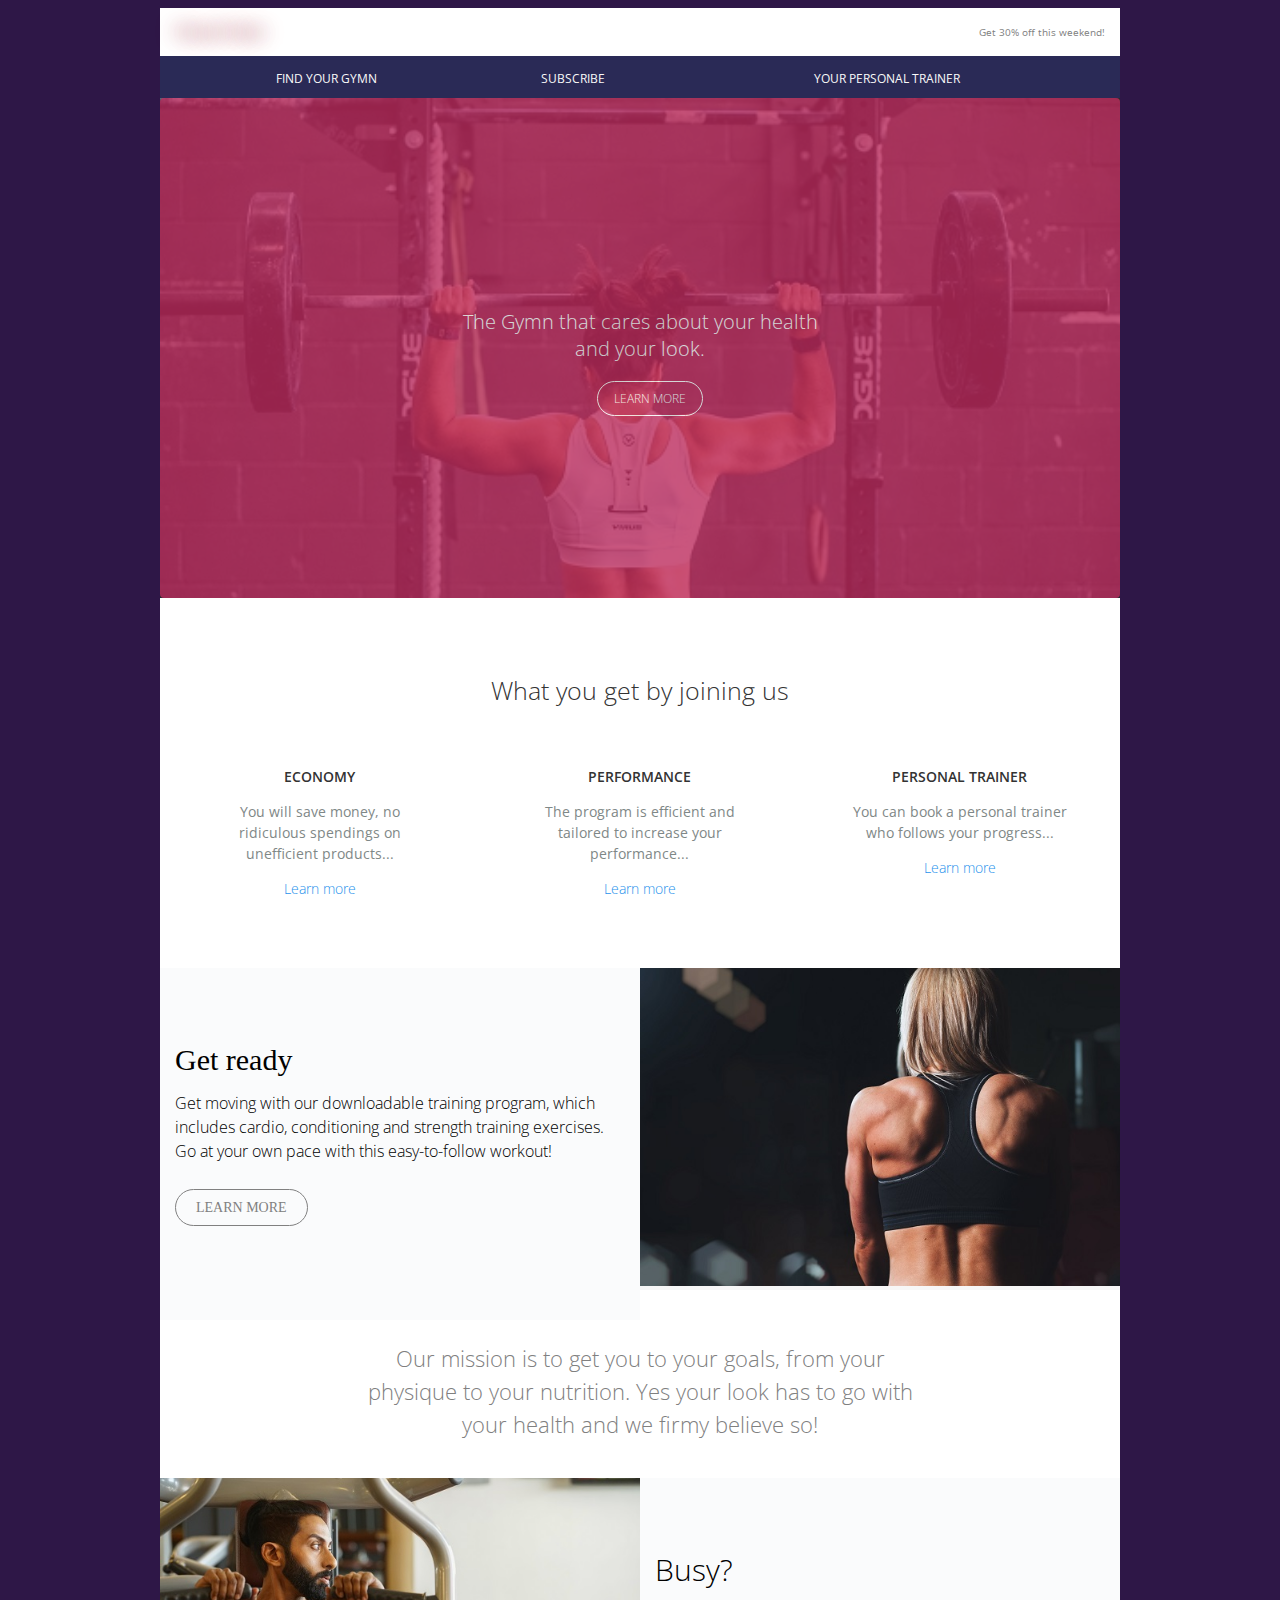
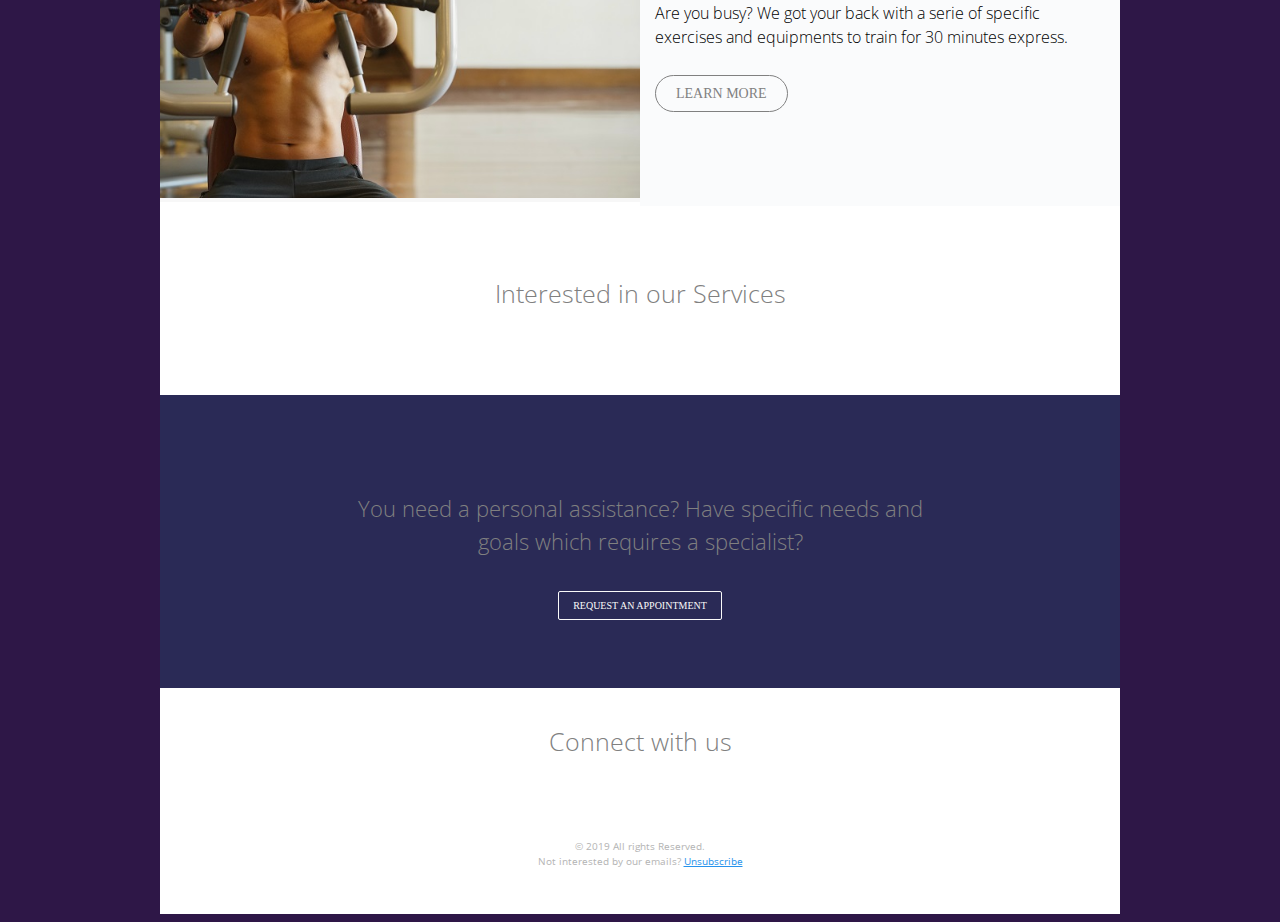
<file: GYM/index.html>
<!DOCTYPE html>
<html lang="en">
<head>
    <meta charset="UTF-8">
    <meta name="viewport" content="width=device-width, initial-scale=1.0">
    <meta http-equiv="X-UA-Compatible" content="ie=edge">
    <link href="https://fonts.googleapis.com/css?family=Open+Sans:300,400,600,700,800" rel="stylesheet">
    <link rel="stylesheet" href="https://use.fontawesome.com/releases/v5.7.2/css/all.css" integrity="sha384-fnmOCqbTlWIlj8LyTjo7mOUStjsKC4pOpQbqyi7RrhN7udi9RwhKkMHpvLbHG9Sr" crossorigin="anonymous">
    <title>GYM</title>

    <style>
            @media only screen and (min-width:960px){
            .container{
              width:960px;
            }

            .join-together-table .left-column{
         padding:20px 50px !important;
       }
       .join-together-table .middle-column{
         padding:20px 50px !important;
       }
       .join-together-table .right-column{
         padding:20px 50px !important;
       }

         

           
            }
    
            @media only screen and (max-width:960px){
            .container{
              width:600px;
    
            }
          }
    
           @media only screen and (max-width:600px){
            .container{
              width:100%;
            }
            .navigation{
                width:100%;
            }
            .navigation a{
                width:100%;
            }
            .logo-section {
                width: 100%;
                padding:0;
            }

            .header-left{
          width:100%;
        }

       
        .header-right{
          width:100%; 
        }

        .header-right img{
          width:100%; 
        }
          
            .join-together-table .left-column{
            width:100%;
            padding:20px 50px !important;
            }
            .join-together-table .middle-column{
                width:100%;
                padding:20px 50px !important;
            }
            .join-together-table .right-column{
                width:100%;
                padding:20px 50px !important;
            }
           }
        </style>
</head>
<body style="background: #2E1747;">
    <!-- Start of the whole table of the email -->
   <table  width="100%" cellspacing="0" cellpadding="0" border="0">
       <tr>
           <td >
                <table class="container" width="600" cellspacing="0" cellpadding="0" border="0" align="center" style="background: #fff;">
                    <!-- Begin Header -->
                    <tr >
                        <td>
                           <table class="logo-section" width="100%" cellspacing="0" cellpadding="0" border="0" align="center" style="padding:15px;">
                               <tr>
                                   <td align="left" style="text-shadow: 0 0 20px rgb(141, 39, 53);letter-spacing: -1px;
                                   color: transparent;">
                                        Personal Trainer
                                   </td>
                                   <td align="right" style="font-size:10px;font-family: 'Open Sans','Helvetica Neue','Helvetica',Arial,'Lucida Grande',
                                   sans-serif;color:#808080;">
                                        Get 30% off this weekend!
                                   </td>
                               </tr>
                           </table>
                        </td>  
                    </tr>
                    <!-- End Header -->

                    <!-- Start Menu -->
                    <tr>
                        <td class="navigation">
                                <table width="100%" cellspacing="0" cellpadding="0" border="0" align="center" style= "padding:10px 15px; background: #2a2a56 ;font-family: 'Open Sans','Helvetica Neue','Helvetica',Arial,'Lucida Grande',
                                sans-serif; " >
                                    <tr >
                                        <td align="center">
                                            <a href="" style="color:#fafafa;text-decoration: none;text-transform: uppercase;font-size:12px;font-family: 'Open Sans','Helvetica Neue','Helvetica',Arial,'Lucida Grande',
                                            sans-serif;">Find your Gymn</a>
                                        </td>
                                        <td align="center">
                                            <a href="" style="color:#fafafa;text-decoration: none;text-transform: uppercase;font-size:12px;">Subscribe</a>
                                        </td>
                                        <td align="center">
                                            <a href="" style="color:#fafafa;text-decoration: none;text-transform: uppercase;font-size:12px;">Your personal trainer</a>
                                        </td>
                                        
                                        
                                    </tr>                                
                                </table>
                        </td>
                       
                       
                        
                    </tr>
                    <!-- End Menu -->

                    <!-- Start Hero Section -->
                    <tr>
                        <td>
                                <table class="hero" width="100%" cellspacing="0" cellpadding="0" border="0" align="center" style="background-image: url(img/john-arano-1136867-unsplash.jpg); background-repeat: no-repeat;background-size:cover;height: 500px; ">
                                    <tr >
                                        <td width="20%" align="center" style=" opacity: 0.8; background:#BD2C5E;font-size:20px; font-weight: 300;font-family: 'Open Sans','Helvetica Neue','Helvetica',Arial,'Lucida Grande',
                                        sans-serif;margin-top:200px; padding:10px 15px; border-radius:4px;">

                                            <p style="width:360px;color: #fafafa;">
                                                The Gymn that cares about your health and your look.
                                                
                                            </p>

                                            <a href="" style="margin-top:20px;border:1px solid #fafafa;font-size: 12px; border-radius:20px; padding:8px 16px; margin-left: 20px;text-decoration: none;color:#fafafa; text-transform: uppercase;">Learn more</a>
                                         
                                           
   
                                        </td>

                                       
                                    </tr>
                                   
                                </table>
                        </td>
                    </tr>
                    <!-- End Hero Section -->

                    <!-- Start Services -->
                    <tr>
                        <td>
                        <table class="join-together-table" width="100%" border="0" cellspacing="0" cellpadding="0" align="center" 
                    style="background:#fff; padding:50px 0;">

                    <tr>
                      <td>
                        <h3 align="center" style="font-family: 'Open Sans','Helvetica Neue','Helvetica',Arial,'Lucida Grande',
                        sans-serif;color:#333333;padding:0; font-size:25px; font-weight: 300;">What you get by joining us</h3>
                      </td>
                    </tr>
                    <tr>
                      <td>

                    
                    <!-- start of left column -->
                    <table class="left-column" width="33.33%" border="0" cellspacing="0" cellpadding="0" align="left" 
                    style="background:#fff; padding:50px 0;">

                    <tr>
                      <td align="center" style="color:#B43E5A;">
                            <i class="fas fa-dollar-sign"></i>
                      </td>
                    </tr>

                    <tr>
                      <td align="center">
                        <h5 style="font-family: 'Open Sans','Helvetica Neue','Helvetica',Arial,'Lucida Grande',
                        sans-serif;color:#333333; font-size:14px; font-weight: 600;
                        text-transform: uppercase; margin: 0;padding:15px 0; ">Economy</h5>
                      </td>
                    </tr>
                    <tr>
                      <td align="center">
                        <p style="font-family: 'Open Sans','Helvetica Neue','Helvetica',Arial,'Lucida Grande',
                        sans-serif;color:#7f8887; margin:0;padding:0 0 15px 0;font-size:14px; font-weight: 400; line-height: 1.5;">
                            You will save money, no ridiculous spendings on unefficient products...
                        </p>
                      </td>
                    </tr>

                    <tr>
                        <td align="center">
                           <a href="#" style="font-family: 'Open Sans','Helvetica Neue','Helvetica',Arial,'Lucida Grande',
                            sans-serif;color:#2792ec; font-size:14px; font-weight: 300; text-decoration: none;">Learn more</a>
                        </td>
                      </tr>

                    </table>

                    <!-- end of left column -->

                      <!-- start of middle column -->
                      <table class="middle-column" width="33.3333%" border="0" cellspacing="0" cellpadding="0" align="left" 
                      style="background:#fff; padding:50px 0;">
  
                      <tr>
                        <td align="center" style="color:#B43E5A;">
                                <i class="fas fa-fire"></i>
                        </td>
                      </tr>
  
                      <tr>
                        <td align="center">
                          <h5 style="font-family: 'Open Sans','Helvetica Neue','Helvetica',Arial,'Lucida Grande',
                          sans-serif;color:#333333; font-size:14px; font-weight: 600;
                          text-transform: uppercase;margin: 0;padding:15px 0; ">Performance</h5>
                        </td>
                      </tr>
                      <tr>
                        <td align="center">
                          <p style="font-family: 'Open Sans','Helvetica Neue','Helvetica',Arial,'Lucida Grande',
                          sans-serif;color:#7f8887; margin:0;padding:0 0 15px 0;font-size:14px; font-weight: 400; line-height: 1.5;">
                              The program is efficient and tailored to increase your performance...
                          </p>
                        </td>
                      </tr>
  
                      <tr>
                          <td align="center">
                             <a href="#" style="font-family: 'Open Sans','Helvetica Neue','Helvetica',Arial,'Lucida Grande',
                              sans-serif;color:#2792ec; font-size:14px; font-weight: 300; text-decoration: none;">Learn more</a>
                          </td>
                        </tr>
  
                      </table>
  
                      <!-- end of middle column -->

                        <!-- start of right column -->
                    <table class="right-column" width="33.3333%" border="0" cellspacing="0" cellpadding="0" align="left" 
                    style="background:#fff; padding:50px 0;">

                    <tr>
                      <td align="center" style="color:#B43E5A;">
                            <i class="fas fa-dumbbell"></i>
                      </td>
                    </tr>

                    <tr>
                      <td align="center">
                        <h5 style="font-family: 'Open Sans','Helvetica Neue','Helvetica',Arial,'Lucida Grande',
                        sans-serif;color:#333333; font-size:14px; font-weight: 600;
                        text-transform: uppercase; margin: 0; padding:15px 0;">Personal trainer</h5>
                      </td>
                    </tr>
                    <tr>
                      <td align="center">
                        <p style="font-family: 'Open Sans','Helvetica Neue','Helvetica',Arial,'Lucida Grande',
                        sans-serif;color:#7f8887; margin:0;padding:0 0 15px 0;font-size:14px; font-weight: 400; line-height: 1.5;">
                            You can book a personal trainer who follows your progress...
                        </p>
                      </td>
                    </tr>

                    <tr>
                        <td align="center">
                           <a href="#" style="font-family: 'Open Sans','Helvetica Neue','Helvetica',Arial,'Lucida Grande',
                            sans-serif;color:#2792ec; font-size:14px; font-weight: 300; text-decoration: none;">Learn more</a>
                        </td>
                      </tr>

                    </table>
                  </td>
                </tr>
                    <!-- end of right column -->
              </table>
                        </td>
                    </tr>
                    <!-- End Services -->

                    
                    <tr>
                        <td>
                                <table class="header-left" width="50%" border="0" cellspacing="0" cellpadding="0" align="left" style="background:#fafbfc ;padding:65px 15px 104px 15px;">
                                 <tr>
                                  <td>
                                    
                                    <h2 style="font-size:30px;line-height: 1; margin:0;font-weight: 300;padding: 12px 0 0;">Get ready</h2>
                                   
                                    <p style="font-family: 'Open Sans','Helvetica Neue','Helvetica',Arial,'Lucida Grande',
                                    sans-serif;font-size:16px;line-height: 1.5; margin-bottom: 35px;font-weight: 300;">Get moving with our downloadable training program, which includes cardio, conditioning and strength training exercises.
                                     Go at your own pace with this easy-to-follow workout!</p>
                                    <a href="" style="border:1px solid #808080;font-size: 14px; border-radius:20px; padding:10px 20px; text-decoration: none;color: #808080;; text-transform: uppercase;">Learn more</a>
                                  </td>
                                </tr>
                                </table>
              
                                <table class="header-right" width="50%" border="0" cellspacing="0" cellpadding="0" align="right" style="background:#f7f7f7;">
                                  <tr>
                                    <td>
                                        
                                        <img src="img/scott-webb-22537-unsplash.jpg" width="100%">
                                   
                                    </td>
                                  </tr>
                                 
                                </table>
                        </td>
                    </tr>
                    <tr> <td align="center">
                            <p style="font-family: 'Open Sans','Helvetica Neue','Helvetica',Arial,'Lucida Grande',
                            sans-serif;color:#808080;padding:0 15px 15px 15px; font-size:22px;width: 60%;font-weight: 300; line-height: 1.5;">Our mission is to get you to your goals, from your physique to your nutrition. Yes your look has to go with your health and we firmy believe so!</p>
                            
                    </td>
                </tr> 
                    <tr>
                            <td>
                                    
                  
                                    <table class="header-left" width="50%" border="0" cellspacing="0" cellpadding="0" align="left" style="background:#f7f7f7;">
                                      <tr>
                                        <td>
                                          
                                            <img src="img/rohit-reddy-1335826-unsplash.jpg" width="100%">
                                       
                                        </td>
                                      </tr>
                                      
                                    </table>

                                    <table class="header-right" width="50%" border="0" cellspacing="0" cellpadding="0" align="right" style="background:#fafbfc ;padding:65px 15px 104px 15px;">
                                            <tr>
                                             <td>
                                               
                                               <h2 style="font-family: 'Open Sans','Helvetica Neue','Helvetica',Arial,'Lucida Grande',
                                               sans-serif;font-size:30px;line-height: 1; margin:0;font-weight: 300;padding: 12px 0 0;">Busy?</h2>
                                              
                                               <p style="font-size:16px;font-family: 'Open Sans','Helvetica Neue','Helvetica',Arial,'Lucida Grande',
                                               sans-serif;line-height: 1.5; margin-bottom: 35px;font-weight: 300;"> Are you busy? We got your back with a serie of specific exercises and equipments to train for 30 minutes express.</p>
                                               <a href="" style="border:1px solid #808080;font-size: 14px; border-radius:20px; padding:10px 20px; text-decoration: none;color:#808080; text-transform: uppercase;">Learn more</a>
                                             </td>
                                           </tr>
                                           </table>
                            </td>
                        </tr>
                    
                    <!-- <tr>
                        <td>
                                <table width="100%" border="0" cellspacing="0" cellpadding="0" align="center" style="margin-bottom:12px;border-bottom: 0.2px solid #d1d1d1;">
    
                                        <tr>
            
                                            <td width="50%" class="header-left">
                                                <img src="img/danielle-cerullo-782570-unsplash.jpg" alt="" style="border:0;margin-bottom: -4px; width:100%;">
                                            </td>
                                            <td width="50%" class="header-right">
                                                <p style="font-size:14px;color:#808080; padding:0 20px;"><span style="font-weight:600; font-family: 'Open Sans','Helvetica Neue','Helvetica',Arial,'Lucida Grande',
                                                    sans-serif;">Dust and dirt? No problem.</span><br>Water spilled? It's cool. The XB41 goes almost anywhere, because it's dust, water and rustproof.¹</p>
                                                    <a href="" style="border:1px solid #808080;font-size: 12px; border-radius:20px; padding:8px 16px;margin-left: 20px; text-decoration: none;color:#808080; text-transform: uppercase;">Learn more</a>
                                            </td>
                                    
                                        </tr>
                                    </table>
                        </td>
                    </tr> -->
                    <tr>
                            <td align="center">
                                    <table class="interest-table" width="100%" border="0" cellspacing="0" cellpadding="0" align="center" 
                                    style="padding:45px 0; background: transparent;  
                                    ">
                                              
                                      <tr>
                                        <td align="center">
                                            <h3 style="font-family: 'Open Sans','Helvetica Neue','Helvetica',Arial,'Lucida Grande',
                                            sans-serif;color:#808080;padding:0 15px 15px 15px; font-size:25px; font-weight: 300;">Interested in our Services</h3>
                                            
                                        </td>
                                      </tr>
                                      </table>
                            </td>
                        </tr>

                    <tr>
                        <td align="center">
                                <table class="interest-table" width="100%" border="0" cellspacing="0" cellpadding="0" align="center" 
                                style="padding:75px 0; background: #2a2a56;  
                                /* background: -webkit-linear-gradient(to right, #eaafc8, #654ea3); 
                                background: linear-gradient(to right, #eaafc8, #654ea3);*/"> 
                                          
                                  <tr>
                                    <td align="center">
                                        <p style="font-family: 'Open Sans','Helvetica Neue','Helvetica',Arial,'Lucida Grande',
                                        sans-serif;color:#808080;padding:0 15px 15px 15px; font-size:22px;width: 60%;font-weight: 300; line-height: 1.5;">You need a personal assistance? Have specific needs and goals which requires a specialist?</p>
                                        <a href="" style="border:1px solid #fafafa;font-size: 10px; border-radius:2px; padding:8px 14px; text-decoration: none;color:#fafafa; text-transform: uppercase;">REQUEST AN APPOINTMENT</a>
                                    </td>
                                  </tr>
                                  </table>
                        </td>
                    </tr>

                    <tr>
                        <td>
                                <table class="footer-table" width="100%" border="0" cellspacing="0" cellpadding="0" align="center" 
                                style="background:#fff; padding:15px 0 30px 0;">
            
                                  <tr>
                                    <td align="center">
                                      <h2 style="font-family: 'Open Sans','Helvetica Neue','Helvetica',Arial,'Lucida Grande',
                                      sans-serif;color:#808080;padding:0 15px 15px 15px; font-size:25px; font-weight: 300;">Connect with us</h2>
                                    </td>
                                  </tr>
                                  <tr>
                                    <td>
                                        <table class="icon-table" width="50%" border="0" cellspacing="0" cellpadding="0" align="center" 
                                        style="background:#fff; padding:15px 0 30px 0;">
            
                                        <tr>
                                          <td align="center" style="color:#B43E5A;">
                                                <i class="fab fa-twitter-square fa-2x"></i>
                                           <!-- <a href=""><img src="img/twitter_icon.png" alt=""></a>  -->
                                          </td>
                                          <td align="center" style="color:#B43E5A;">
                                                <i class="fab fa-facebook fa-2x" ></i>
                                          <!-- <a href=""><img src="img/facebook_icon.png" alt=""></a>   -->
                                          </td>                                            
                                          <td align="center" style="color:#B43E5A;">
                                                <i class="fab fa-youtube-square fa-2x"></i>
                                          <!-- <a href=""><img src="img/youtube_icon.png" alt=""></a>   -->
                                          </td>
                                        </tr>
                                        </table>
                                    </td>
                                  </tr>
                                  <tr>
                                    <td align="center">
                                      <p style="font-family: 'Open Sans','Helvetica Neue','Helvetica',Arial,'Lucida Grande',
                                      sans-serif;color:#b4b4b4; margin:0;padding:0 0 15px 0;font-size:10px; font-weight: 400; line-height: 1.5;">
                                          © 2019 All rights Reserved.<br> Not interested by our emails? <a href="" style="color:#2792ec">Unsubscribe</a> 
                                      </p>
                                    </td>
                                  </tr>
                                </table>
                        </td>
                    </tr>
                </table>
           </td>
       </tr>

   </table> 
</body>
</html>
</file>
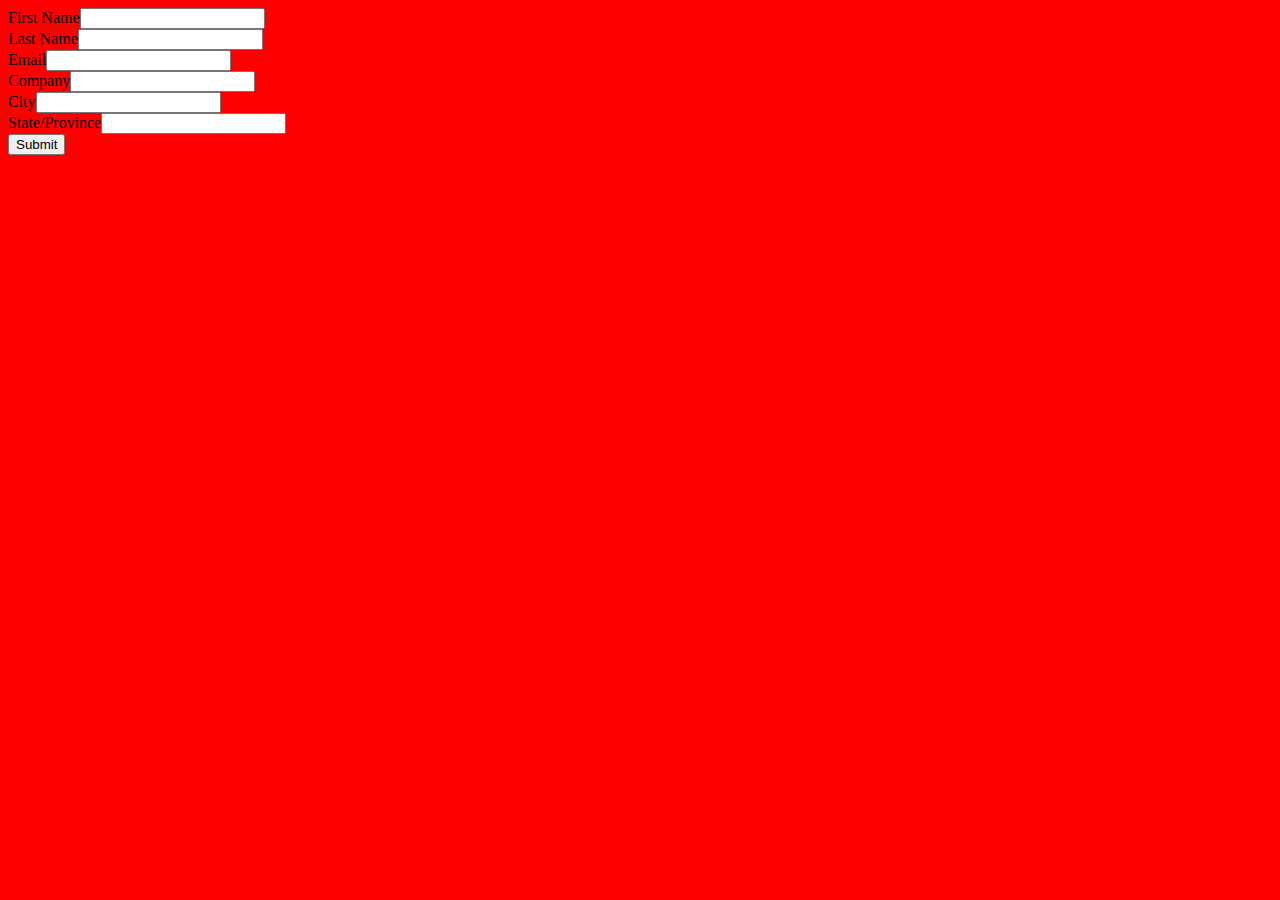
<file: SFDC/index.html>
<!DOCTYPE html>
<html lang="en">
<head>
    <meta charset="UTF-8">
    <meta name="viewport" content="width=device-width, initial-scale=1.0">
    <meta http-equiv="X-UA-Compatible" content="ie=edge">
    <title>Document</title>
</head>
<style>
    body{
        background:red;
    }

</style>
<body>
    <!--  ----------------------------------------------------------------------  -->
<!--  NOTE: Please add the following <META> element to your page <HEAD>.      -->
<!--  If necessary, please modify the charset parameter to specify the        -->
<!--  character set of your HTML page.                                        -->
<!--  ----------------------------------------------------------------------  -->

<META HTTP-EQUIV="Content-type" CONTENT="text/html; charset=UTF-8">

    <!--  ----------------------------------------------------------------------  -->
    <!--  NOTE: Please add the following <FORM> element to your page.             -->
    <!--  ----------------------------------------------------------------------  -->
    
    <form action="https://webto.salesforce.com/servlet/servlet.WebToLead?encoding=UTF-8" method="POST">
    
    <input type=hidden name="oid" value="00D1a000000YkCJ">
    <input type=hidden name="retURL" value="https://tfaustin.github.io/">
    
    <!--  ----------------------------------------------------------------------  -->
    <!--  NOTE: These fields are optional debugging elements. Please uncomment    -->
    <!--  these lines if you wish to test in debug mode.                          -->
    <!--  <input type="hidden" name="debug" value=1>                              -->
    <!--  <input type="hidden" name="debugEmail" value="tuyambaze@gmail.com">     -->
    <!--  ----------------------------------------------------------------------  -->
    
    <label for="first_name">First Name</label><input  id="first_name" maxlength="40" name="first_name" size="20" type="text" /><br>
    
    <label for="last_name">Last Name</label><input  id="last_name" maxlength="80" name="last_name" size="20" type="text" /><br>
    
    <label for="email">Email</label><input  id="email" maxlength="80" name="email" size="20" type="text" /><br>
    
    <label for="company">Company</label><input  id="company" maxlength="40" name="company" size="20" type="text" /><br>
    
    <label for="city">City</label><input  id="city" maxlength="40" name="city" size="20" type="text" /><br>
    
    <label for="state">State/Province</label><input  id="state" maxlength="20" name="state" size="20" type="text" /><br>
    
    <input type="submit" name="submit">
    
    </form>
</body>
</html>
</file>
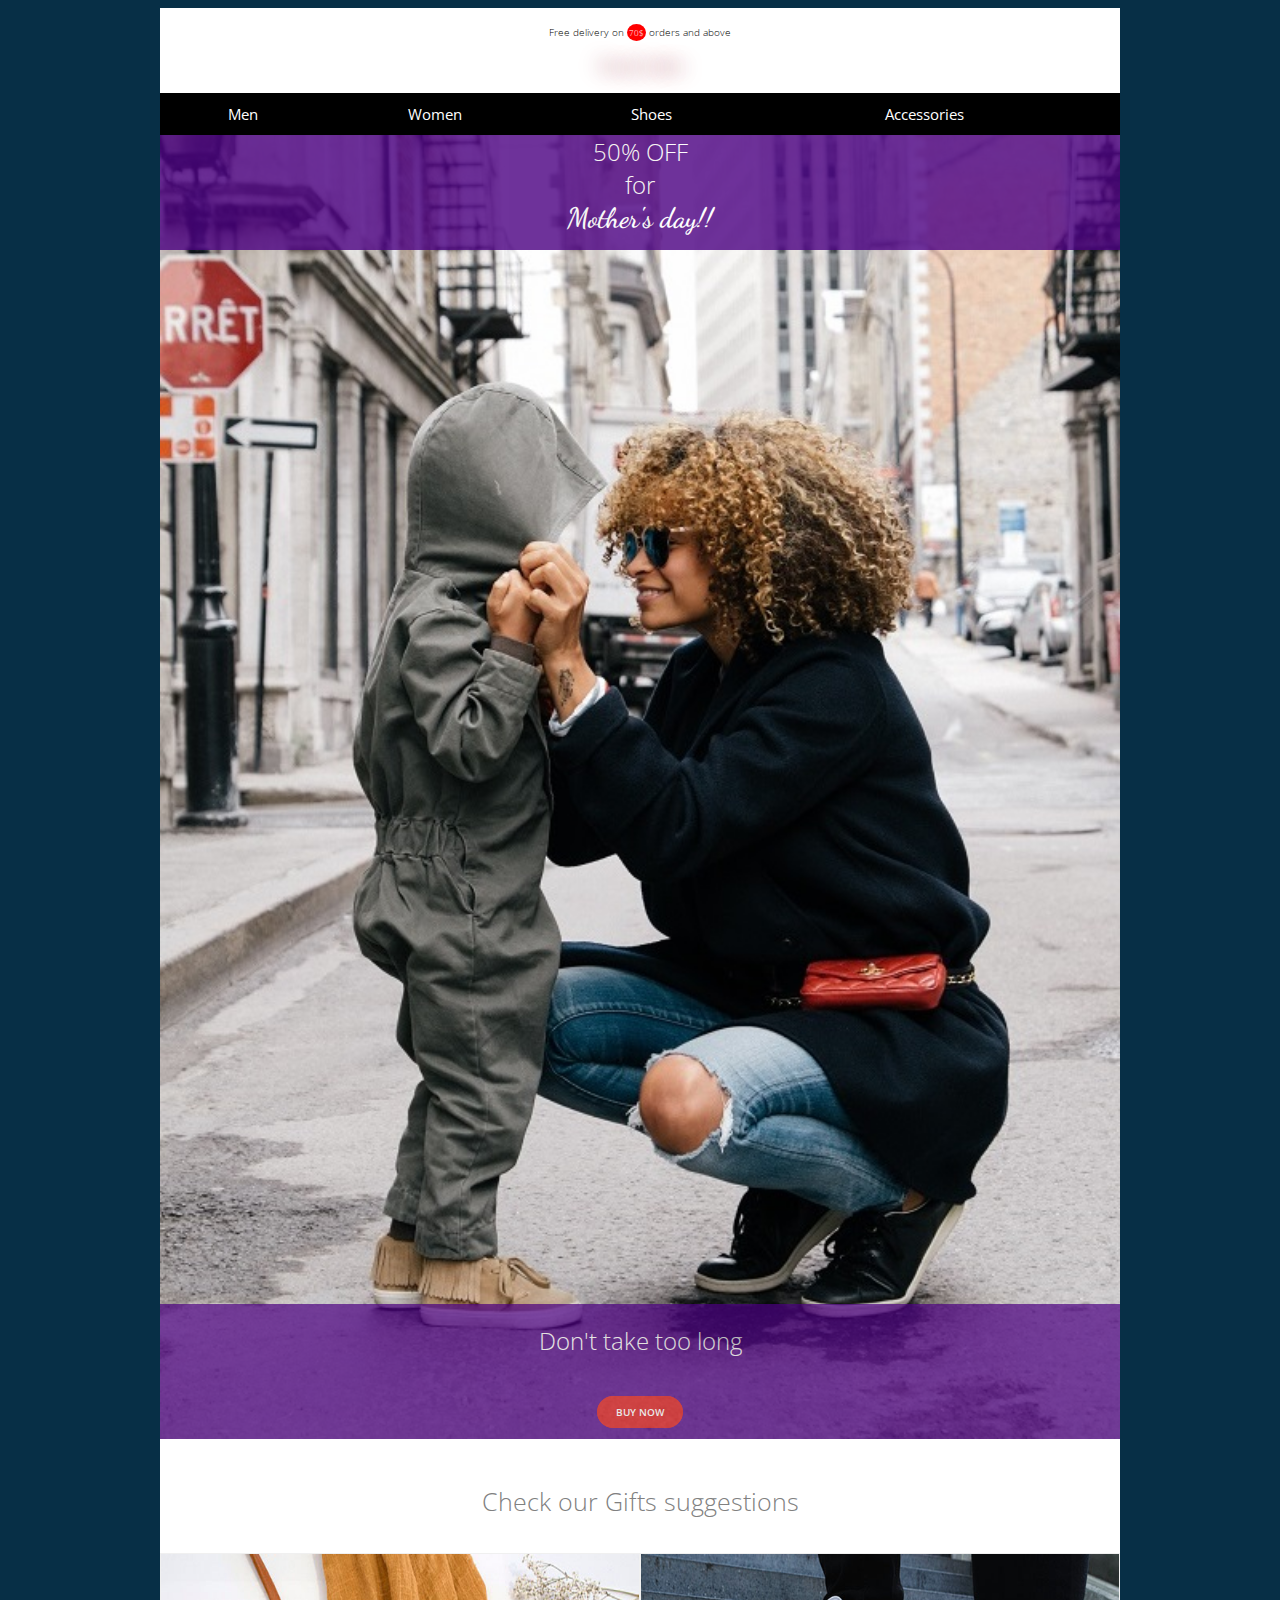
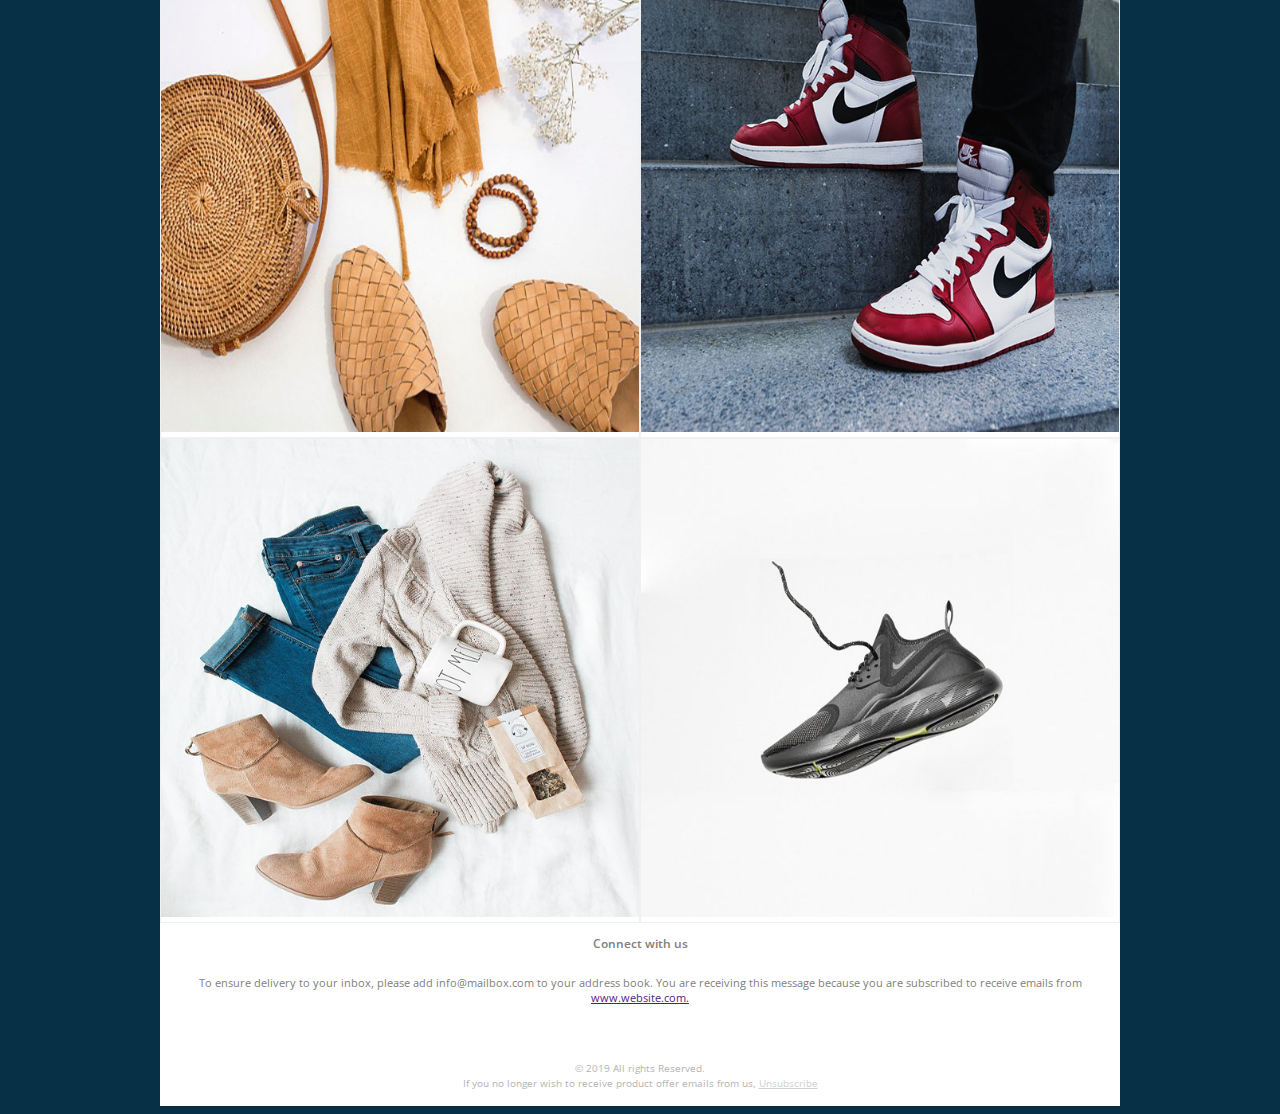
<file: Shop/index.html>
<!DOCTYPE html>
<html lang="en">
<head>
    <meta charset="UTF-8">
    <meta name="viewport" content="width=device-width, initial-scale=1.0">
    <meta http-equiv="X-UA-Compatible" content="ie=edge">
    <link href="https://fonts.googleapis.com/css?family=Open+Sans:300,400,600,700,800" rel="stylesheet">
    <link href="https://fonts.googleapis.com/css?family=Dancing+Script" rel="stylesheet">
    <link rel="stylesheet" href="https://use.fontawesome.com/releases/v5.7.2/css/all.css" integrity="sha384-fnmOCqbTlWIlj8LyTjo7mOUStjsKC4pOpQbqyi7RrhN7udi9RwhKkMHpvLbHG9Sr" crossorigin="anonymous">


    <title>Shop site Email</title>

    <style>
            @media only screen and (min-width:960px){
            .container{
              width:960px;
            }
            }
    
            @media only screen and (max-width:960px){
            .container{
              width:600px;
    
            }
          }
    
           @media only screen and (max-width:600px){
            .container{
              width:100%;
            }
            .navigation{
                width:100%;
            }
            .navigation a{
                width:100%;
            }
            .logo-section {
                width: 100%;
                padding:0;
            }
           }
        </style>
</head>
<body style="background: #072f46;">
    <table width="100%" cellspacing="0" cellpadding="0" border="0">
        <tr>
            <td>
                <table class="container" width="600" cellspacing="0" cellpadding="0" border="0" style="background:#fff;font-family: 
                'Open Sans','Helvetica Neue','Helvetica',Arial,'Lucida Grande', sans-serif;" align="center" >
                    <tr>
                        <td align="center">
                            <h5 style="font-family: 
                            'Open Sans','Helvetica Neue','Helvetica',Arial,'Lucida Grande', sans-serif; font-weight:300;font-size:10px;">Free delivery on <span style="background:red; font-size:8px; border-radius:50%;padding:3px 2px; color:#fff;">70$</span>  orders and above</h5>
                            <h3 style="font-family: 
                            'Open Sans','Helvetica Neue','Helvetica',Arial,'Lucida Grande', sans-serif; font-weight:300;font-size:16px;text-shadow: 0 0 20px rgb(141, 39, 53);letter-spacing: -1px;
                                   color: transparent;">Rexada Styles</h3>
                        </td>
                    </tr>
                    <tr>
                            <td class="navigation">
                                    <table  width="100%" border="0" cellspacing="0" cellpadding="0" align="center"
                                         style="background:#000; padding:10px 15px;">
                                     <tr>
                                         <td align="center">
                                             <a href="" style="color:white;text-decoration: none;font-size:15px;">Men</a>
                                         </td>
                                         <td align="center">
                                             <a href="" style="color:white;text-decoration: none;font-size:15px;">Women</a>
                                         </td>
                                         <td align="center">
                                             <a href="" style="color:white;text-decoration: none;font-size:15px;">Shoes</a>
                                         </td>
                                         <td align="center">
                                             <a href="" style="color:white;text-decoration: none;font-size:15px;">Accessories</a>
                                         </td>
                                     </tr>
                 
                                    </table>
                 
                 
                                 </td>
                    </tr>

                    <tr>
                        <td>
                            <table width="100%" cellspacing="0" cellpadding="0" border="0" style="margin-top: -20px;">
                                <tr>
                                    <td>
                                        <h2 align="center"style="height: 115px;margin-bottom:-115px; opacity:0.8;background:indigo;color:white; 
                                        font-weight:300;font-size:24px;">50% OFF <br>for<br> <span style="font-size:28px; font-weight:600; font-family:'Dancing Script', cursive;">Mother's day!!</span> </h2>
                                        <img src="img/Model&Son.jpg" alt="Model and Son" width="100%">
                                        
                                        <h2 align="center"style="height: 115px;margin-top:-140px; opacity:0.7;background:indigo;color:white; font-weight:300;font-size:24px;padding-top:20px;">Don't take too long <br> 
                                            <br> <a href="" align="center" style="border:1px solid rgb(214, 18, 18);font-size: 10px; border-radius:16px; 
                                            padding:8px 18px; text-decoration: none;color:white; background:rgb(214, 18, 18);  
                                            text-transform: uppercase; font-weight: 600;">BUY now</a></h2>
                                        
                                        
                                    </td>
                                                                       
                                </tr>
                            </table>
                        </td>
                    </tr>
                    <!-- ****************************************** -->
                    <tr>
                            <td align="center">
                                <h3 style="font-family: 'Open Sans','Helvetica Neue','Helvetica',Arial,
                                'Lucida Grande',sans-serif;color:#808080;padding:0 15px 15px 15px; font-size:25px; 
                                font-weight: 300; margin-bottom: 20px;">Check our Gifts suggestions</h3>
                                
                            </td>
                    </tr>
                    <tr>
                        <td>
                            <table  border="0" align="left" cellspacing="0" cellpadding="0" style="font-family: 
                            'Open Sans','Helvetica Neue','Helvetica',Arial,'Lucida Grande', sans-serif;color:white;width:50%; border:1px solid #F0F0F0; ">
                                <tr>
                                    <td>
                                           <a href=""> <img src="img/s-o-c-i-a-l-c-u-t-1133933-unsplash.jpg" alt="" width="100%"></a>
                                    </td>
                                </tr>
                            </table>

                            <table  border="0" align="right" cellspacing="0" cellpadding="0" style="font-family: 
                            'Open Sans','Helvetica Neue','Helvetica',Arial,'Lucida Grande', sans-serif;color:white;width:50%; border:1px solid #F0F0F0;">
                                <tr>
                                    <td>
                                        <a href=""> <img src="img/paul-volkmer-522844-unsplash.jpg" alt="" width="100%"></a>
                                    </td>
                                </tr>
                            </table>
                        </td>
                    </tr>

                    <tr>
                            <td>
                                <table  border="0" align="left" cellspacing="0" cellpadding="0" style="font-family: 
                                'Open Sans','Helvetica Neue','Helvetica',Arial,'Lucida Grande', sans-serif;color:white;width:50%; border:1px solid #F0F0F0;">
                                    <tr>
                                        <td>
                                              <a href=""> <img src="img/Clothes.jpg" alt="" width="100%"> </a> 
                                        </td>
                                    </tr>
                                </table>
    
                                <table  border="0" align="right" cellspacing="0" cellpadding="0" style="font-family: 
                                'Open Sans','Helvetica Neue','Helvetica',Arial,'Lucida Grande', sans-serif;color:white;width:50%; border:1px solid #F0F0F0;">
                                    <tr>
                                        <td>
                                              <a href="">  <img src="img/Shoe.jpg" alt="" width="100%"> </a>
                                        </td>
                                    </tr>
                                </table>
                            </td>
                        </tr>

                    <tr>
                        <td>
                            <table border="0" align="center" cellspacing="0" cellpadding="0" style="font-family: 
                            'Open Sans','Helvetica Neue','Helvetica',Arial,'Lucida Grande', sans-serif;">
                                <tr>
                                    <td align="center">
                                        <p style="font-size:12px;color:#808080; font-weight: 600;">Connect with us</p>
                                    </td>
                                    
                                </tr>
                                
                            </table>
                        </td>
                    </tr>
                    <tr>
                        <td>
                            <table border="0" align="center" cellspacing="0" cellpadding="0" style="font-family: 
                            'Open Sans','Helvetica Neue','Helvetica',Arial,'Lucida Grande', sans-serif;">
                                <tr>
                                    <td align="center">
                                        <p style="font-size:11px; color:#808080;">To ensure delivery to your inbox, please add info@mailbox.com to your address book. 
                                            You are receiving this message because you are subscribed to receive emails from <a href="">www.website.com.</a> </p>
                                    </td>
                                </tr>
                            </table>
                        </td>
                    </tr>

                    <tr>
                        <td>
                            <table class="icon-table" width="50%" border="0" cellspacing="0" cellpadding="0" align="center" 
                                style=" padding:15px 0 30px 0;">

                                <tr>
                                    <td align="center" style="color:#B43E5A;">
                                            <i class="fab fa-twitter-square fa-2x"></i>
                                    </td>
                                    <td align="center" style="color:#B43E5A;">
                                            <i class="fab fa-facebook fa-2x" ></i>
                                    </td>                                            
                                    <td align="center" style="color:#B43E5A;">
                                            <i class="fab fa-youtube-square fa-2x"></i>
                                    </td>
                                </tr>
                            </table>
                        </td>
                    </tr>

                    <tr>
                        <td align="center">
                            <p style="font-family: 'Open Sans','Helvetica Neue','Helvetica',Arial,'Lucida Grande',
                            sans-serif;color:#b4b4b4; margin:0;padding:0 0 15px 0;font-size:10px; font-weight: 400; line-height: 1.5;">
                                © 2019 All rights Reserved. <br> If you no longer wish to receive product offer emails from us, <a href="" style="color:#d1d1d1;">Unsubscribe</a> 
                            </p>
                        </td>
                    </tr>
                  
                </table>
            </td>
        </tr>
    </table>
</body>
</html>
</file>
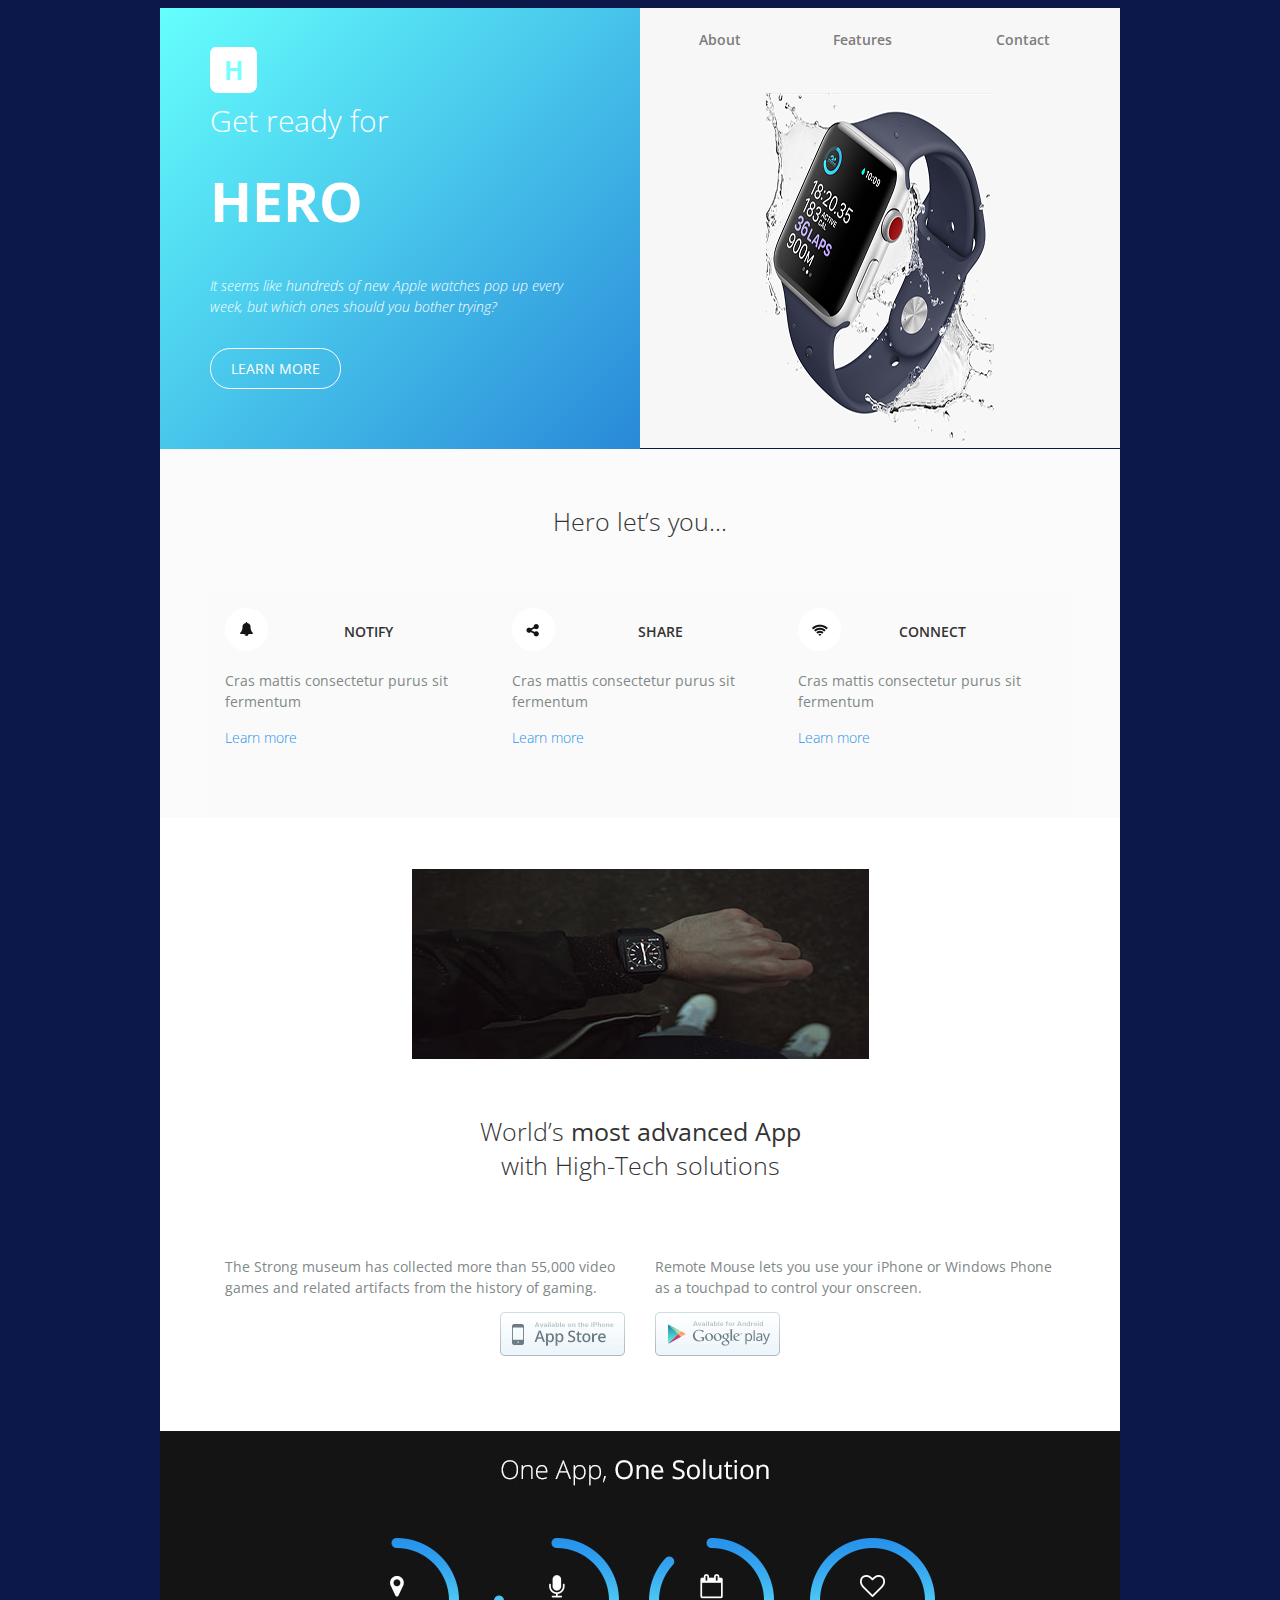
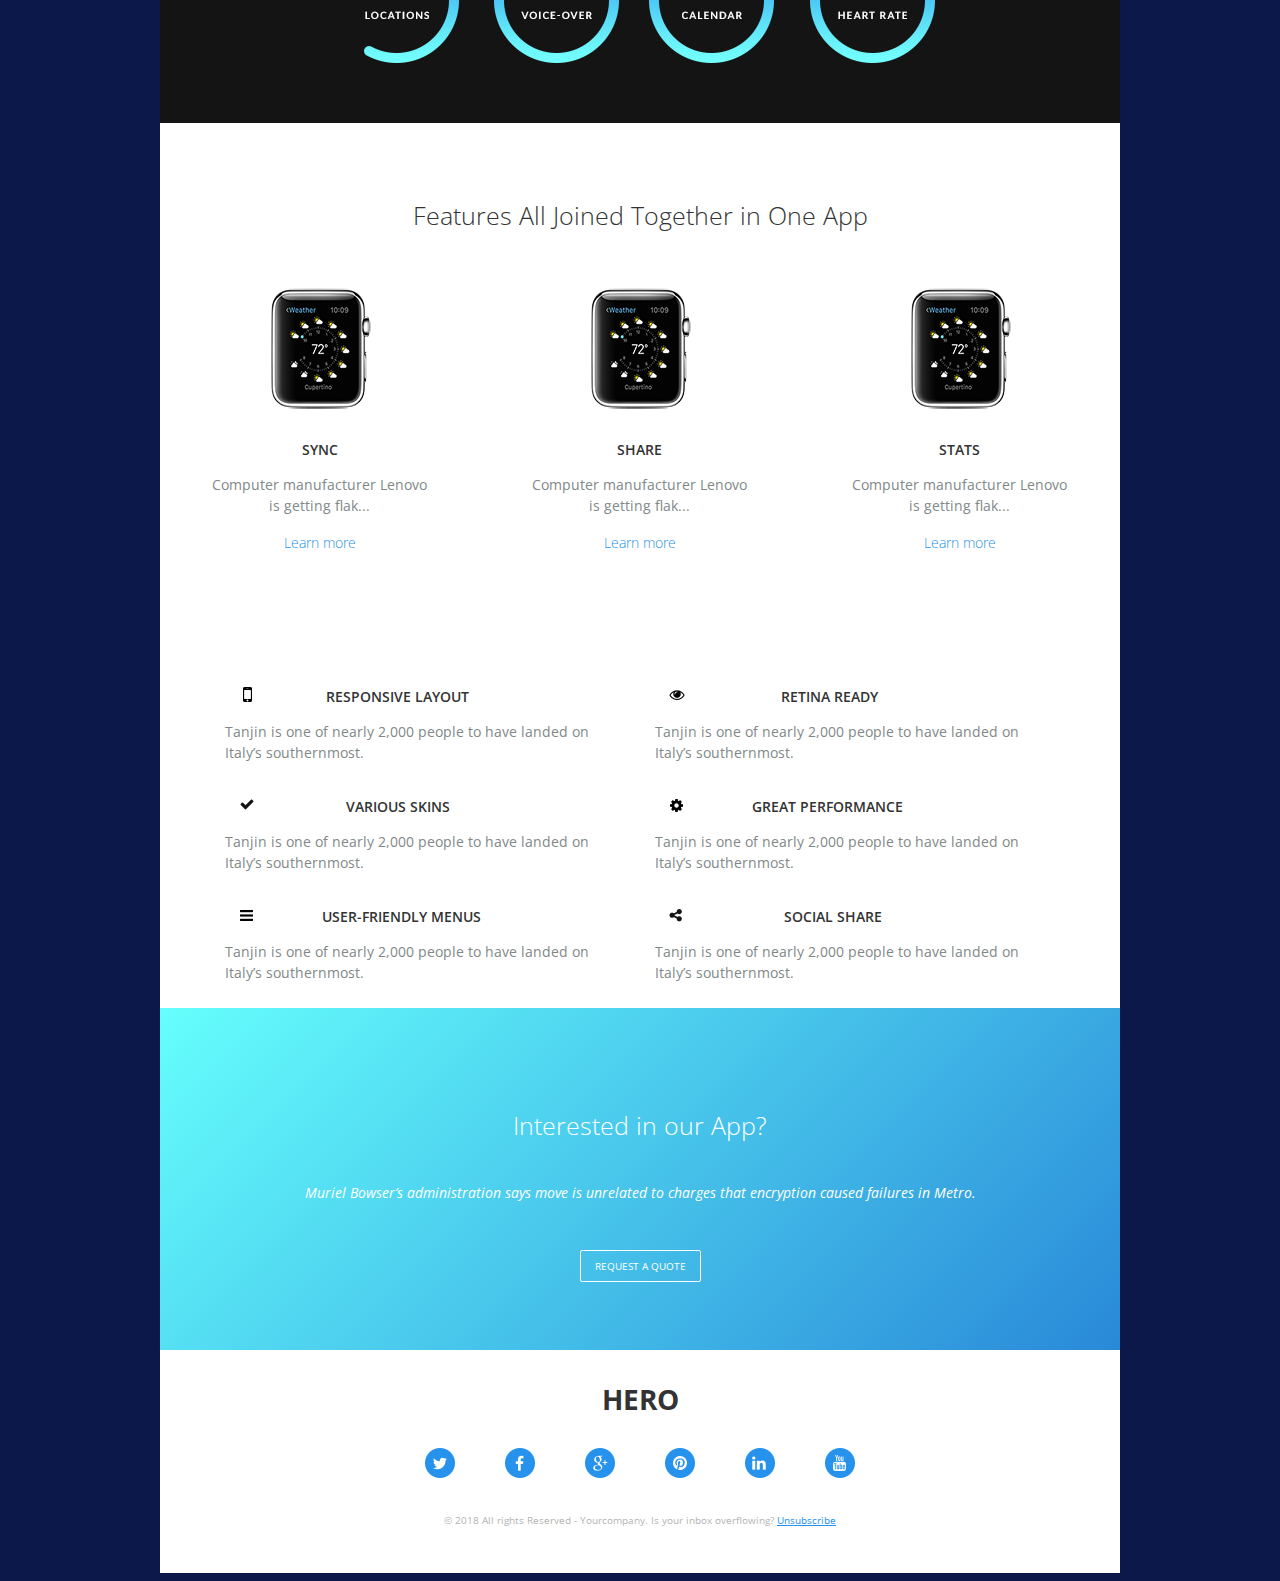
<file: Watch/index.html>
<!DOCTYPE html>
<html>
  <head>
    <meta charset="utf-8">
    <title></title>
    <meta name="viewport" content="width=device-width, initial-scale=1">
    <!-- <link rel="stylesheet" href="/css/main.css"> -->
    <link href="https://fonts.googleapis.com/css?family=Open+Sans:300,400,600,700,800" rel="stylesheet">

    <style>
      @media only screen and (min-width:960px){
        .container{
          width:960px;
        }
        .header-left{
          padding:39px 50px 70px !important;
        }
      
        .one-solution-table{
          text-align: center;
        }
        .one-solution-table img{
          max-width: 611px;
        }
       .join-together-table .left-column{
         padding:20px 50px !important;
       }
       .join-together-table .middle-column{
         padding:20px 50px !important;
       }
       .join-together-table .right-column{
         padding:20px 50px !important;
       }

       .lets-you-row{
         padding: 0 50px;
       }
       .advance-table{
         padding:15px 50px 70px 50px !important;
       }

       .detail-table{
        padding:50px 50px 25px !important;
       }

      }
      @media only screen and (max-width:960px){
        .container{
          width:600px;

        }
      }

      @media only screen and (max-width:600px){
        .container{
          width:100%;
        }
        .header-left{
          width:100%;
        }
        .header-right{
          width:100%;
        }
        .lets-you-row .left-column{
          width: 50%;
          
        }
        .lets-you-row .middle-column{
          width: 50%;
        }

        .lets-you-row .right-column{
          width: 50%;
        }

        .image_head{
          width:100%;
          padding:0;
        }

         .one-app{
          width:100%;
          
        }

        .advance-table .left-column{
          width:100%;
        }
        .advance-table .left-column .left-store{
          text-align: center;
          width: 100%;
        }
        .advance-table .right-column{
          width:100%;
        }

        .advance-table .right-column .right-store{
          text-align: center;
          width:100%;
        }

       .join-together-table .left-column{
         width:100%;
         padding:20px 50px !important;
       }
       .join-together-table .middle-column{
         width:100%;
         padding:20px 50px !important;
       }
       .join-together-table .right-column{
         width:100%;
         padding:20px 50px !important;
       }
       .detail-table{
         padding:0 50px;
       }
       .detail-table .one-row-table .left-column{
         width:100%;
       }
      .detail-table .one-row-table .right-column{
         width:100%;
       }

       /* img{
        width:100%;
       } */
      }
    </style>
  </head>
  <body style="background:#0D184A ;">
    <table width="100%" border="0" cellspacing="0" cellpadding="0" style="font-family: 'Open Sans','Helvetica Neue','Helvetica',Arial,'Lucida Grande', sans-serif;color:white;">
      <tr>
        <td>
          <table class="container" width="600" border="0" cellspacing="0" cellpadding="0" align="center">
            <!-- Start of header row -->
            <tr>
              <td> <!--style="background: #A71F42;"-->
                  <table class="header-left" width="50%" border="0" cellspacing="0" cellpadding="0" align="left" style="background: #65fffd; 
                  background: -moz-linear-gradient(-45deg, #65fffd 0%, #2989d8 100%, #2989d8 100%, #2989d8 100%, #2296ee 100%, #2989d8 100%, #2989d8 101%); 
                  background: -webkit-linear-gradient(-45deg, #65fffd 0%,#2989d8 100%,#2989d8 100%,#2989d8 100%,#2296ee 100%,#2989d8 100%,#2989d8 101%); 
                  background: linear-gradient(135deg, #65fffd 0%,#2989d8 100%,#2989d8 100%,#2989d8 100%,#2296ee 100%,#2989d8 100%,#2989d8 101%); padding:15px 17px 73px 15px;">
                   <tr>
                    <td>
                      <img src="img/logo.png">
                      <h2 style="font-size:30px;line-height: 1; margin:0;font-weight: 300;padding: 8px 0 0;">Get ready for</h2>
                      <h1 style="font-size:55px;line-height: 1; padding:0 0 10px;">HERO</h1>
                      <p style="font-size:14px;line-height: 1.5; margin:0;font-weight: 300;font-style:italic;padding: 0px 0 40px;">It seems like hundreds of new Apple watches pop up every week, but which ones should you bother trying?</p>
                      <a href="" style="border:1px solid white;font-size: 14px; border-radius:20px; padding:10px 20px; text-decoration: none;color:white; text-transform: uppercase;">Learn more</a>
                    </td>
                  </tr>
                  </table>

                  <table class="header-right" width="50%" border="0" cellspacing="0" cellpadding="0" align="right" style="background:#f7f7f7;">
                    <tr>
                      <td>
                          <table width="100%" border="0" cellspacing="0" cellpadding="0" align="center" style="padding: 20px;">
                            <tr>
                              <td align="center">
                                <a href="" style="font-size:14px;font-weight: 600;text-decoration: none; color:#7d7d7d">About</a>
                              </td>
                            
                                <td align="center">
                                  <a href="" style="font-size:14px;font-weight: 600;text-decoration: none; color:#7d7d7d">Features</a>
                                </td>
                            
                                <td align="center">
                                  <a href="" style="font-size:14px;font-weight: 600;text-decoration: none; color:#7d7d7d">Contact</a>
                                </td>
                            </tr>
                          </table>
                     
                      </td>
                    </tr>
                    <tr>
                      <td align="center" valign="bottom" style="padding-top:23px;">
                          <img src="img/Capture.PNG">
                      </td>
                    </tr>
                  </table>
                  
              </td>
            </tr>
            <!-- End of header row -->

            <!-- Start of Let's you row -->
            <tr>
                <td class="lets-you-row" style="background: #FbFbFb;">
                  <h3 align="center"style="font-family: 'Open Sans','Helvetica Neue','Helvetica',Arial,'Lucida Grande',
                  sans-serif;color:#333333;padding:30px; font-size:25px; font-weight: 300;">Hero let’s you...</h3>
                  <!-- Start of left column -->
                  <table class="left-column" width="33.33%" border="0" cellspacing="0" cellpadding="0" align="left" style="background:#fafafa; padding:15px 15px 70px 15px;">
                      <tr>
                        <td>
                          <table class="title-icon" width="100%" border="0" cellspacing="0" cellpadding="0" align="left" style="background:#fafafa; padding:0;">
                            <tr>
                              <td><img src="img/bell_icon.png"></td>
                              <td style="font-family: 'Open Sans','Helvetica Neue','Helvetica',Arial,'Lucida Grande',
                               sans-serif;color:#333333;padding-left:5px; font-size:14px; font-weight: 600;
                               text-transform: uppercase; ">Notify 
                              </td>
                            </tr>
                          </table>
                        </td>
                      </tr>
                      <tr>
                        <td style="font-family: 'Open Sans','Helvetica Neue','Helvetica',Arial,'Lucida Grande',
                        sans-serif;color:#7f8887; font-size:14px; font-weight: 400; line-height: 1.5;">
                          <p >Cras mattis consectetur purus sit fermentum</p>
                        </td>
                      </tr>
                        <tr>
                         <td><a href="#" style="font-family: 'Open Sans','Helvetica Neue','Helvetica',Arial,'Lucida Grande',
                          sans-serif;color:#2792ec; font-size:14px; font-weight: 300; text-decoration: none;">Learn more</a>
                        </td>
                        </tr>       
                      </td>
                      </tr>
                  </table>
                  <!-- End of left column -->
                  <!-- Start of middle column -->
                  <table class="middle-column" width="33.33%" border="0" cellspacing="0" cellpadding="0" align="left" style="background:#fafafa; padding:15px 15px 70px 15px;">
                      <tr>
                        <td>
                            <table class="title-icon" width="100%" border="0" cellspacing="0" cellpadding="0" align="left" style="background:#fafafa; padding:0;">
                              <tr>
                                <td><img src="img/share_icon.png"></td>
                                <td style="font-family: 'Open Sans','Helvetica Neue','Helvetica',Arial,'Lucida Grande',
                                 sans-serif;color:#333333;padding-left:5px; font-size:14px; font-weight: 600;
                                 text-transform: uppercase; ">Share </td>
                              </tr>
                            </table>
                        </td>
                      </tr>
                      <tr>
                          <td style="font-family: 'Open Sans','Helvetica Neue','Helvetica',Arial,'Lucida Grande',
                          sans-serif;color:#7f8887; font-size:14px; font-weight: 400; line-height: 1.5;">
                            <p >Cras mattis consectetur purus sit fermentum</p>
                          </td>
                        </tr>
                        <tr>
                          <td><a href="#" style="font-family: 'Open Sans','Helvetica Neue','Helvetica',Arial,'Lucida Grande',
                            sans-serif;color:#2792ec; font-size:14px; font-weight: 300; text-decoration: none;">Learn more</a></td>
                        </tr>       
                       </td>
                      </tr>
                  </table>
                  <!-- End of middle column -->
                  <!-- Start of right column -->
                  <table class="right-column" width="33.33%" border="0" cellspacing="0" cellpadding="0" align="left" style="background:#fafafa; padding:15px 15px 70px 15px;">
                      <tr>
                        <td>
                            <table class="title-icon" width="100%" border="0" cellspacing="0" cellpadding="0" align="left" style="background:#fafafa; padding:0;">
                              <tr>
                                <td><img src="img/wifi_icon.png"></td>
                                <td style="font-family: 'Open Sans','Helvetica Neue','Helvetica',Arial,'Lucida Grande',
                                 sans-serif;color:#333333;padding-left:5px; font-size:14px; font-weight: 600;
                                 text-transform: uppercase; ">Connect </td>
                              </tr>
                            </table>
                        </td>
                      </tr>
                      <tr>
                      <td style="font-family: 'Open Sans','Helvetica Neue','Helvetica',Arial,'Lucida Grande',
                          sans-serif;color:#7f8887; font-size:14px; font-weight: 400; line-height: 1.5;">
                            <p >Cras mattis consectetur purus sit fermentum</p>
                          </td>
                        </tr>
                        <tr>
                          <td><a href="#" style="font-family: 'Open Sans','Helvetica Neue','Helvetica',Arial,'Lucida Grande',
                            sans-serif;color:#2792ec; font-size:14px; font-weight: 300; text-decoration: none;">Learn more</a></td>
                        </tr>       
                        </td>
                      </tr>
                  </table>
                    <!-- End of right column -->
                </td>
            </tr>
            <!-- End of Let's you row -->
            <!-- start of Advance row -->
            <tr>
              <td>
                <table class="advance-table" width="100%" border="0" cellspacing="0" cellpadding="0" align="left" style="background:#fff; padding:15px 15px 70px 15px;">
                 
                    <tr>
                      <td align="center" style=" padding:36px 0 5px 0;">
                        <img class="image_head" src="img/applewatch.jpg">
                      </td>
                    </tr>

                    <tr>
                        <td align="center" style=" padding:10px;">
                         <h3 style="font-family: 'Open Sans','Helvetica Neue','Helvetica',Arial,'Lucida Grande',
                         sans-serif;color:#333333;padding:10px; font-size:25px; font-weight: 300;">World’s <strong>most advanced App</strong><br> 
                            with High-Tech solutions</h3>
                        </td>
                    </tr>
                  
                 <tr>
                  <td>
                      <table class="left-column" width="50%" border="0" cellspacing="0" cellpadding="0" align="left" style="background:white; padding:15px 15px 0 15px;">
                          <tr>
                            <td>
                              <p style="font-family: 'Open Sans','Helvetica Neue','Helvetica',Arial,'Lucida Grande',
                              sans-serif;color:#7f8887; font-size:14px; font-weight: 400; line-height: 1.5;">The Strong museum has collected more than 55,000 video games and related artifacts from the history of gaming.</p>
                            </td>
                          </tr>
    
                          <tr>
                              <td class="left-store" align="right">
                                <img src="img/appstore.png">
                              </td>
                          </tr>
                            
                        </table>
    
                        <table class="right-column" width="50%" border="0" cellspacing="0" cellpadding="0" align="right" style="background:white; padding:15px 15px 0 15px;">
                          <tr>
                            <td>
                               <p style="font-family: 'Open Sans','Helvetica Neue','Helvetica',Arial,'Lucida Grande',
                               sans-serif;color:#7f8887; font-size:14px; font-weight: 400; line-height: 1.5;">Remote Mouse lets you use your iPhone or Windows Phone as a touchpad to control your onscreen.</p>
                           </td>
                          </tr>
    
                          <tr>
                              <td class="right-store" align="left">
                                <img src="img/playstore.png" >
                              </td>
                          </tr>
                        </table>
                  </td>
                </tr>
              </table>
            </td>
                     
  
            </tr>
            <!-- End of Advance row -->

            <!-- start of One solution row -->
            <tr>
                <td>
                    <table class="one-solution-table" width="100%" border="0" cellspacing="0" cellpadding="0" align="center" 
                    style="background:#141414; padding:15px 0 30px 0;">

                      <tr>
                        <td align="center" style=" width:100%;">
                          <img class="one-app" src="img/one_app.jpg">
                        </td>
                      </tr>
                    </table>
  
                </td>
            </tr>
            <!-- End of One solution row -->

            <!-- start of Join together row -->
            <tr>
                <td>
                    <table class="join-together-table" width="100%" border="0" cellspacing="0" cellpadding="0" align="center" 
                    style="background:#fff; padding:50px 0;">

                    <tr>
                      <td>
                        <h3 align="center" style="font-family: 'Open Sans','Helvetica Neue','Helvetica',Arial,'Lucida Grande',
                        sans-serif;color:#333333;padding:0; font-size:25px; font-weight: 300;">Features All Joined Together in One App</h3>
                      </td>
                    </tr>
                    <tr>
                      <td>

                    
                    <!-- start of left column -->
                    <table class="left-column" width="33.33%" border="0" cellspacing="0" cellpadding="0" align="left" 
                    style="background:#fff; padding:50px 0;">

                    <tr>
                      <td align="center">
                        <img src="img/featured.png" alt="Watch screen">
                      </td>
                    </tr>

                    <tr>
                      <td align="center">
                        <h5 style="font-family: 'Open Sans','Helvetica Neue','Helvetica',Arial,'Lucida Grande',
                        sans-serif;color:#333333; font-size:14px; font-weight: 600;
                        text-transform: uppercase; margin: 0;padding:15px 0; ">SYNC</h5>
                      </td>
                    </tr>
                    <tr>
                      <td align="center">
                        <p style="font-family: 'Open Sans','Helvetica Neue','Helvetica',Arial,'Lucida Grande',
                        sans-serif;color:#7f8887; margin:0;padding:0 0 15px 0;font-size:14px; font-weight: 400; line-height: 1.5;">
                            Computer manufacturer Lenovo is getting flak...
                        </p>
                      </td>
                    </tr>

                    <tr>
                        <td align="center">
                           <a href="#" style="font-family: 'Open Sans','Helvetica Neue','Helvetica',Arial,'Lucida Grande',
                            sans-serif;color:#2792ec; font-size:14px; font-weight: 300; text-decoration: none;">Learn more</a>
                        </td>
                      </tr>

                    </table>

                    <!-- end of left column -->

                      <!-- start of middle column -->
                      <table class="middle-column" width="33.3333%" border="0" cellspacing="0" cellpadding="0" align="left" 
                      style="background:#fff; padding:50px 0;">
  
                      <tr>
                        <td align="center">
                          <img src="img/featured.png" alt="Watch screen">
                        </td>
                      </tr>
  
                      <tr>
                        <td align="center">
                          <h5 style="font-family: 'Open Sans','Helvetica Neue','Helvetica',Arial,'Lucida Grande',
                          sans-serif;color:#333333; font-size:14px; font-weight: 600;
                          text-transform: uppercase;margin: 0;padding:15px 0; ">SHARE</h5>
                        </td>
                      </tr>
                      <tr>
                        <td align="center">
                          <p style="font-family: 'Open Sans','Helvetica Neue','Helvetica',Arial,'Lucida Grande',
                          sans-serif;color:#7f8887; margin:0;padding:0 0 15px 0;font-size:14px; font-weight: 400; line-height: 1.5;">
                              Computer manufacturer Lenovo is getting flak...
                          </p>
                        </td>
                      </tr>
  
                      <tr>
                          <td align="center">
                             <a href="#" style="font-family: 'Open Sans','Helvetica Neue','Helvetica',Arial,'Lucida Grande',
                              sans-serif;color:#2792ec; font-size:14px; font-weight: 300; text-decoration: none;">Learn more</a>
                          </td>
                        </tr>
  
                      </table>
  
                      <!-- end of middle column -->

                        <!-- start of right column -->
                    <table class="right-column" width="33.3333%" border="0" cellspacing="0" cellpadding="0" align="left" 
                    style="background:#fff; padding:50px 0;">

                    <tr>
                      <td align="center">
                        <img src="img/featured.png" alt="Watch screen">
                      </td>
                    </tr>

                    <tr>
                      <td align="center">
                        <h5 style="font-family: 'Open Sans','Helvetica Neue','Helvetica',Arial,'Lucida Grande',
                        sans-serif;color:#333333; font-size:14px; font-weight: 600;
                        text-transform: uppercase; margin: 0; padding:15px 0;">STATS</h5>
                      </td>
                    </tr>
                    <tr>
                      <td align="center">
                        <p style="font-family: 'Open Sans','Helvetica Neue','Helvetica',Arial,'Lucida Grande',
                        sans-serif;color:#7f8887; margin:0;padding:0 0 15px 0;font-size:14px; font-weight: 400; line-height: 1.5;">
                            Computer manufacturer Lenovo is getting flak...
                        </p>
                      </td>
                    </tr>

                    <tr>
                        <td align="center">
                           <a href="#" style="font-family: 'Open Sans','Helvetica Neue','Helvetica',Arial,'Lucida Grande',
                            sans-serif;color:#2792ec; font-size:14px; font-weight: 300; text-decoration: none;">Learn more</a>
                        </td>
                      </tr>

                    </table>
                  </td>
                </tr>
                    <!-- end of right column -->
              </table>
              </td>
            </tr>
            <!-- End of join together row -->

            <!-- start of detail row -->
            <tr>
                <td>
                  <!-- Start of detail table -->
                    <table class="detail-table" width="100%" border="0" cellspacing="0" cellpadding="0" align="left" 
                    style="background:#fff; padding:50px 0;">
                    <!-- start of first row -->
                    <tr>
                      <td>

                        <!-- Start of row table -->
                        <table class="one-row-table" width="100%" border="0" cellspacing="0" cellpadding="0" align="left" 
                          style="background:#fff; padding:0;">
                        
                        <tr>
                          <td>
                              <!-- Start of column table -->
                              <table class="left-column" width="50%" border="0" cellspacing="0" cellpadding="0" align="left" 
                              style="background:#fff; padding:0 15px 20px;">

                              <tr>
                                <td>
                                  <!-- Start of icon table -->
                                    <table class="icon-table" width="100%" border="0" cellspacing="0" cellpadding="0" 
                                    style="background:#fff; padding:0;">

                                    <tr>
                                      <td>
                                        <img src="img/phone_icon.png">
                                      </td>

                                      <td style="font-family: 'Open Sans','Helvetica Neue','Helvetica',Arial,'Lucida Grande',
                                      sans-serif;color:#333333; font-size:14px; font-weight: 600;
                                      text-transform: uppercase; margin: 0; padding-left: 15px;">
                                           RESPONSIVE LAYOUT
                                      </td>

                                    </tr>
                                  </table>
                                  <!-- end of icon table -->

                                    <tr>
                                        <td>
                                          <p style="font-family: 'Open Sans','Helvetica Neue','Helvetica',Arial,'Lucida Grande',
                                          sans-serif;color:#7f8887; margin:0;font-size:14px; font-weight: 400; line-height: 1.5;">
                                            Tanjin is one of nearly 2,000 people to have landed on Italy’s southernmost.
                                          </p>
                                        </td>
                                    </tr>
                                </td>
                              </tr>
                           </table>  
                           <!-- end of column table -->  
                           
                            <!-- Start of second column table -->
                            <table class="right-column" width="50%" border="0" cellspacing="0" cellpadding="0" align="left" 
                            style="background:#fff; padding:0 15px 20px;">

                            <tr>
                              <td>
                                <!-- Start of icon table -->
                                  <table class="icon-table" width="100%" border="0" cellspacing="0" cellpadding="0" 
                                  style="background:#fff; padding:0;">

                                  <tr>
                                    <td>
                                      <img src="img/retina_icon.png">
                                    </td>

                                    <td style="font-family: 'Open Sans','Helvetica Neue','Helvetica',Arial,'Lucida Grande',
                                    sans-serif;color:#333333; font-size:14px; font-weight: 600;
                                    text-transform: uppercase; margin: 0; padding-left: 15px;">
                                         RETINA READY
                                    </td>

                                  </tr>
                                </table>
                                <!-- end of icon table -->

                                  <tr>
                                      <td>
                                        <p style="font-family: 'Open Sans','Helvetica Neue','Helvetica',Arial,'Lucida Grande',
                                        sans-serif;color:#7f8887; margin:0;font-size:14px; font-weight: 400; line-height: 1.5;">
                                          Tanjin is one of nearly 2,000 people to have landed on Italy’s southernmost.
                                        </p>
                                      </td>
                                  </tr>
                              </td>
                            </tr>
                         </table>  
                         <!-- end of second column table -->
                          </td>
                          <td>

                          </td>
                        </tr>
                      </table>
                      <!-- end of row table -->
                    </td>
                    </tr>
                    <!-- end of first row -->

                     <!-- start of second row -->
                    <tr>
                        <td>
  
                          <!-- Start of row table -->
                          <table class="one-row-table" width="100%" border="0" cellspacing="0" cellpadding="0" align="left" 
                            style="background:#fff; padding:0;">
                          
                          <tr>
                            <td>
                                <!-- Start of column table -->
                                <table class="left-column" width="50%" border="0" cellspacing="0" cellpadding="0" align="left" 
                                style="background:#fff; padding:0 15px 20px;">
  
                                <tr>
                                  <td>
                                    <!-- Start of icon table -->
                                      <table class="icon-table" width="100%" border="0" cellspacing="0" cellpadding="0" 
                                      style="background:#fff; padding:0;">
  
                                      <tr>
                                        <td>
                                          <img src="img/check_icon.png">
                                        </td>
  
                                        <td style="font-family: 'Open Sans','Helvetica Neue','Helvetica',Arial,'Lucida Grande',
                                        sans-serif;color:#333333; font-size:14px; font-weight: 600;
                                        text-transform: uppercase; margin: 0; padding-left: 15px;">
                                             VARIOUS SKINS
                                        </td>
  
                                      </tr>
                                    </table>
                                    <!-- end of icon table -->
  
                                      <tr>
                                          <td>
                                            <p style="font-family: 'Open Sans','Helvetica Neue','Helvetica',Arial,'Lucida Grande',
                                            sans-serif;color:#7f8887; margin:0;font-size:14px; font-weight: 400; line-height: 1.5;">
                                              Tanjin is one of nearly 2,000 people to have landed on Italy’s southernmost.
                                            </p>
                                          </td>
                                      </tr>
                                  </td>
                                </tr>
                             </table>  
                             <!-- end of column table -->  
                             
                              <!-- Start of second column table -->
                              <table class="right-column" width="50%" border="0" cellspacing="0" cellpadding="0" align="left" 
                              style="background:#fff; padding:0 15px 20px;">
  
                              <tr>
                                <td>
                                  <!-- Start of icon table -->
                                    <table class="icon-table" width="100%" border="0" cellspacing="0" cellpadding="0" 
                                    style="background:#fff; padding:0;">
  
                                    <tr>
                                      <td>
                                        <img src="img/settings_icon.png">
                                      </td>
  
                                      <td style="font-family: 'Open Sans','Helvetica Neue','Helvetica',Arial,'Lucida Grande',
                                      sans-serif;color:#333333; font-size:14px; font-weight: 600;
                                      text-transform: uppercase; margin: 0; padding-left: 15px;">
                                           GREAT PERFORMANCE
                                      </td>
  
                                    </tr>
                                  </table>
                                  <!-- end of icon table -->
  
                                    <tr>
                                        <td>
                                          <p style="font-family: 'Open Sans','Helvetica Neue','Helvetica',Arial,'Lucida Grande',
                                          sans-serif;color:#7f8887; margin:0;font-size:14px; font-weight: 400; line-height: 1.5;">
                                            Tanjin is one of nearly 2,000 people to have landed on Italy’s southernmost.
                                          </p>
                                        </td>
                                    </tr>
                                </td>
                              </tr>
                           </table>  
                           <!-- end of second column table -->
                            </td>
                            <td>
  
                            </td>
                          </tr>
                        </table>
                        <!-- end of row table -->
                      </td>
                    </tr>
                    <!-- end of second row -->

                    <!-- start of Third row -->
                    <tr>
                        <td>
  
                          <!-- Start of row table -->
                          <table class="one-row-table" width="100%" border="0" cellspacing="0" cellpadding="0" align="left" 
                            style="background:#fff; padding:0;">
                          
                          <tr>
                            <td>
                                <!-- Start of column table -->
                                <table class="left-column" width="50%" border="0" cellspacing="0" cellpadding="0" align="left" 
                                style="background:#fff; padding:0 15px;">
  
                                <tr>
                                  <td>
                                    <!-- Start of icon table -->
                                      <table class="icon-table" width="100%" border="0" cellspacing="0" cellpadding="0" 
                                      style="background:#fff; padding:0;">
  
                                      <tr>
                                        <td>
                                          <img src="img/menu_icon.png">
                                        </td>
  
                                        <td style="font-family: 'Open Sans','Helvetica Neue','Helvetica',Arial,'Lucida Grande',
                                        sans-serif;color:#333333; font-size:14px; font-weight: 600;
                                        text-transform: uppercase; margin: 0; padding-left: 15px;">
                                             USER-FRIENDLY MENUS
                                        </td>
  
                                      </tr>
                                    </table>
                                    <!-- end of icon table -->
  
                                      <tr>
                                          <td>
                                            <p style="font-family: 'Open Sans','Helvetica Neue','Helvetica',Arial,'Lucida Grande',
                                            sans-serif;color:#7f8887; margin:0;font-size:14px; font-weight: 400; line-height: 1.5;">
                                              Tanjin is one of nearly 2,000 people to have landed on Italy’s southernmost.
                                            </p>
                                          </td>
                                      </tr>
                                  </td>
                                </tr>
                             </table>  
                             <!-- end of column table -->  
                             
                              <!-- Start of second column table -->
                              <table class="right-column" width="50%" border="0" cellspacing="0" cellpadding="0" align="left" 
                              style="background:#fff; padding:0 15px;">
  
                              <tr>
                                <td>
                                  <!-- Start of icon table -->
                                    <table class="icon-table" width="100%" border="0" cellspacing="0" cellpadding="0" 
                                    style="background:#fff; padding:0;">
  
                                    <tr>
                                      <td>
                                        <img src="img/share_icon.png">
                                      </td>
  
                                      <td style="font-family: 'Open Sans','Helvetica Neue','Helvetica',Arial,'Lucida Grande',
                                      sans-serif;color:#333333; font-size:14px; font-weight: 600;
                                      text-transform: uppercase; margin: 0; padding-left: 15px;">
                                           SOCIAL SHARE
                                      </td>
  
                                    </tr>
                                  </table>
                                  <!-- end of icon table -->
  
                                    <tr>
                                        <td>
                                          <p style="font-family: 'Open Sans','Helvetica Neue','Helvetica',Arial,'Lucida Grande',
                                          sans-serif;color:#7f8887; margin:0;font-size:14px; font-weight: 400; line-height: 1.5;">
                                            Tanjin is one of nearly 2,000 people to have landed on Italy’s southernmost.
                                          </p>
                                        </td>
                                    </tr>
                                </td>
                              </tr>
                           </table>  
                           <!-- end of second column table -->
                            </td>
                            <td>
  
                            </td>
                          </tr>
                        </table>
                        <!-- end of row table -->
                      </td>
                    </tr>
                    <!-- end of Third row -->
               </table>
               <!-- end of detail table -->
              </td>
            </tr>
            <!-- End of detail row -->

            <!-- start of interest row -->
            <tr>
                <td align="center">
                
                <table class="interest-table" width="100%" border="0" cellspacing="0" cellpadding="0" align="center" 
                style="padding:75px 0; background: #65fffd; 
                 background: -moz-linear-gradient(-45deg, #65fffd 0%, #2989d8 100%, #2989d8 100%, #2989d8 100%, #2296ee 100%, #2989d8 100%, #2989d8 101%); 
                 background: -webkit-linear-gradient(-45deg, #65fffd 0%,#2989d8 100%,#2989d8 100%,#2989d8 100%,#2296ee 100%,#2989d8 100%,#2989d8 101%); 
                 background: linear-gradient(135deg, #65fffd 0%,#2989d8 100%,#2989d8 100%,#2989d8 100%,#2296ee 100%,#2989d8 100%,#2989d8 101%);">
                          
                  <tr>
                    <td align="center">
                        <h3 style="font-family: 'Open Sans','Helvetica Neue','Helvetica',Arial,'Lucida Grande',
                        sans-serif;color:#fff;padding:0 15px 15px 15px; font-size:25px; font-weight: 300;">Interested in our App?</h3>
                        <p style="font-family: 'Open Sans','Helvetica Neue','Helvetica',Arial,'Lucida Grande',
                        sans-serif;color:#fff; margin:0;padding:0 50px 50px 50px;font-size:14px; font-weight: 400;font-style: italic; line-height: 1.5;">Muriel Bowser’s administration says move is unrelated to charges that encryption caused failures in Metro.</p>
                        <a href="" style="border:1px solid white;font-size: 10px; border-radius:2px; padding:8px 14px; text-decoration: none;color:white; text-transform: uppercase;">REQUEST A QUOTE</a>
                    </td>
                  </tr>
                  </table>

                 
                </td>
            </tr>
            <!-- End of interest row -->

            <!-- start of footer row -->
            <tr>
                <td>
                    <table class="footer-table" width="100%" border="0" cellspacing="0" cellpadding="0" align="center" 
                    style="background:#fff; padding:15px 0 30px 0;">

                      <tr>
                        <td align="center">
                          <h2 style="font-family: 'Open Sans','Helvetica Neue','Helvetica',Arial,'Lucida Grande',
                          sans-serif;color:#333333; font-size:28px; font-weight: 700;
                          text-transform: uppercase; margin: 0; padding:15px 0;">hero</h2>
                        </td>
                      </tr>
                      <tr>
                        <td>
                            <table class="icon-table" width="50%" border="0" cellspacing="0" cellpadding="0" align="center" 
                            style="background:#fff; padding:15px 0 30px 0;">

                            <tr>
                              <td align="center">
                               <a href=""><img src="img/twitter_icon.png" alt=""></a> 
                              </td>
                              <td align="center">
                              <a href=""><img src="img/facebook_icon.png" alt=""></a>  
                              </td>
                              <td align="center">
                              <a href=""><img src="img/google_icon.png" alt=""></a>  
                              </td>
                              <td align="center">
                              <a href=""><img src="img/pinterest_icon.png" alt=""></a>  
                              </td>
                              <td align="center">
                              <a href=""><img src="img/linkedin_icon.png" alt=""></a>  
                              </td>
                              <td align="center">
                              <a href=""><img src="img/youtube_icon.png" alt=""></a>  
                              </td>
                            </tr>
                            </table>
                        </td>
                      </tr>
                      <tr>
                        <td align="center">
                          <p style="font-family: 'Open Sans','Helvetica Neue','Helvetica',Arial,'Lucida Grande',
                          sans-serif;color:#b4b4b4; margin:0;padding:0 0 15px 0;font-size:10px; font-weight: 400; line-height: 1.5;">
                              © 2018 All rights Reserved - Yourcompany. Is your inbox overflowing? <a href="" style="color:#2792ec">Unsubscribe</a> 
                          </p>
                        </td>
                      </tr>
                    </table>
                </td>
            </tr>
            <!-- End of footer row -->
          </table>
        </td>
      </tr>

    </table>
  </body>
</html>
</file>
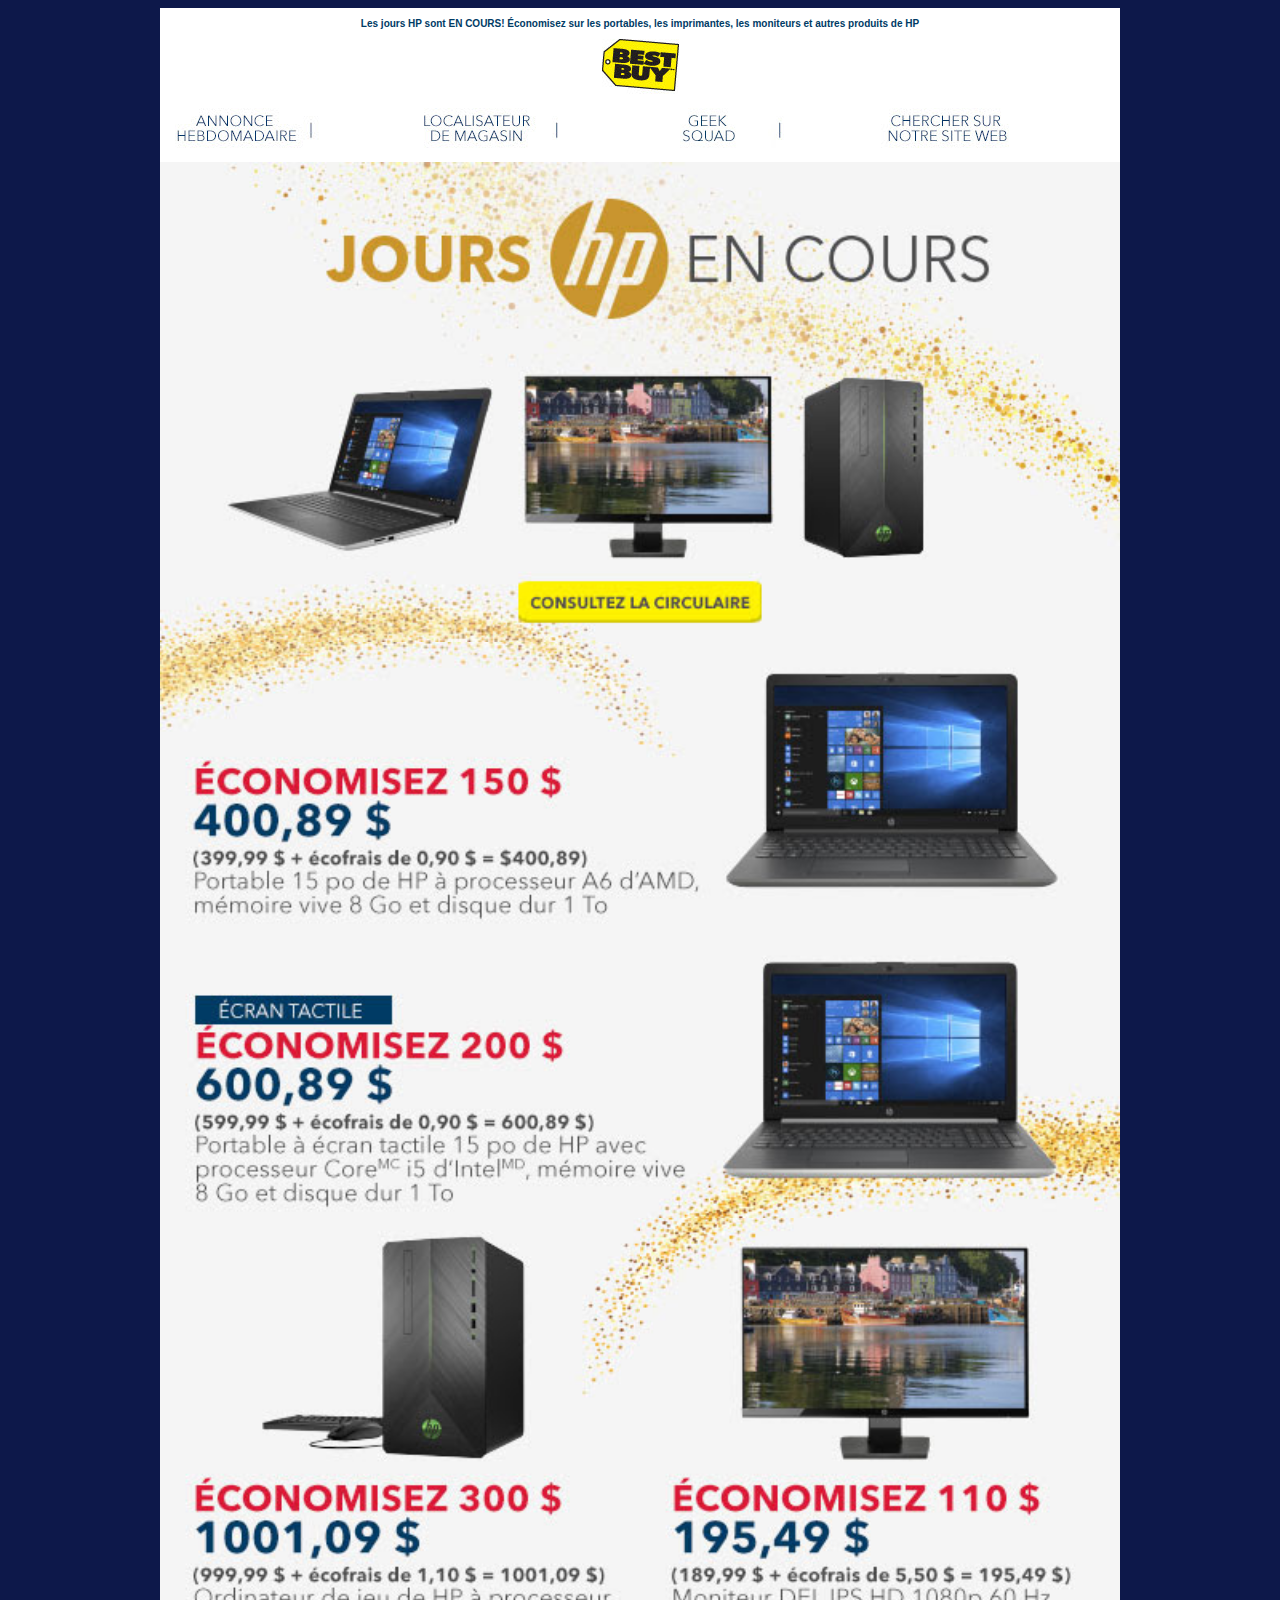
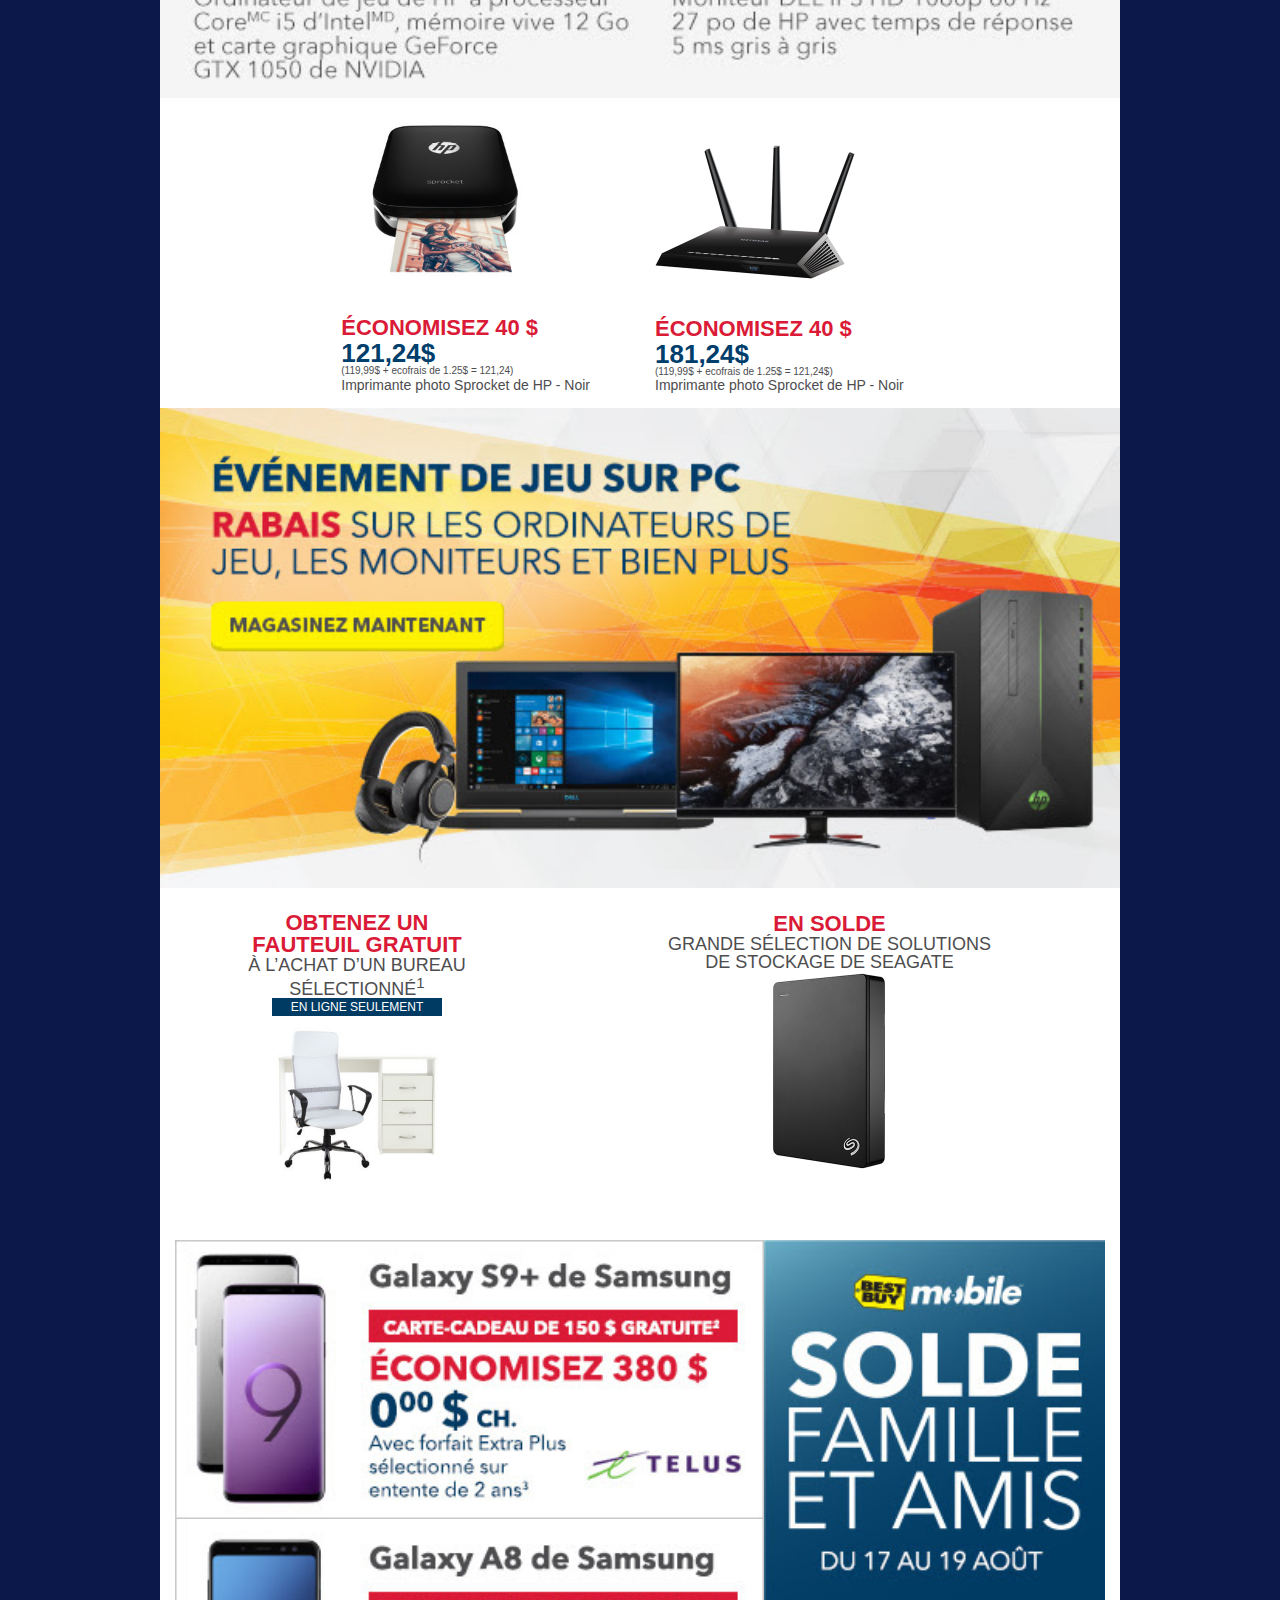
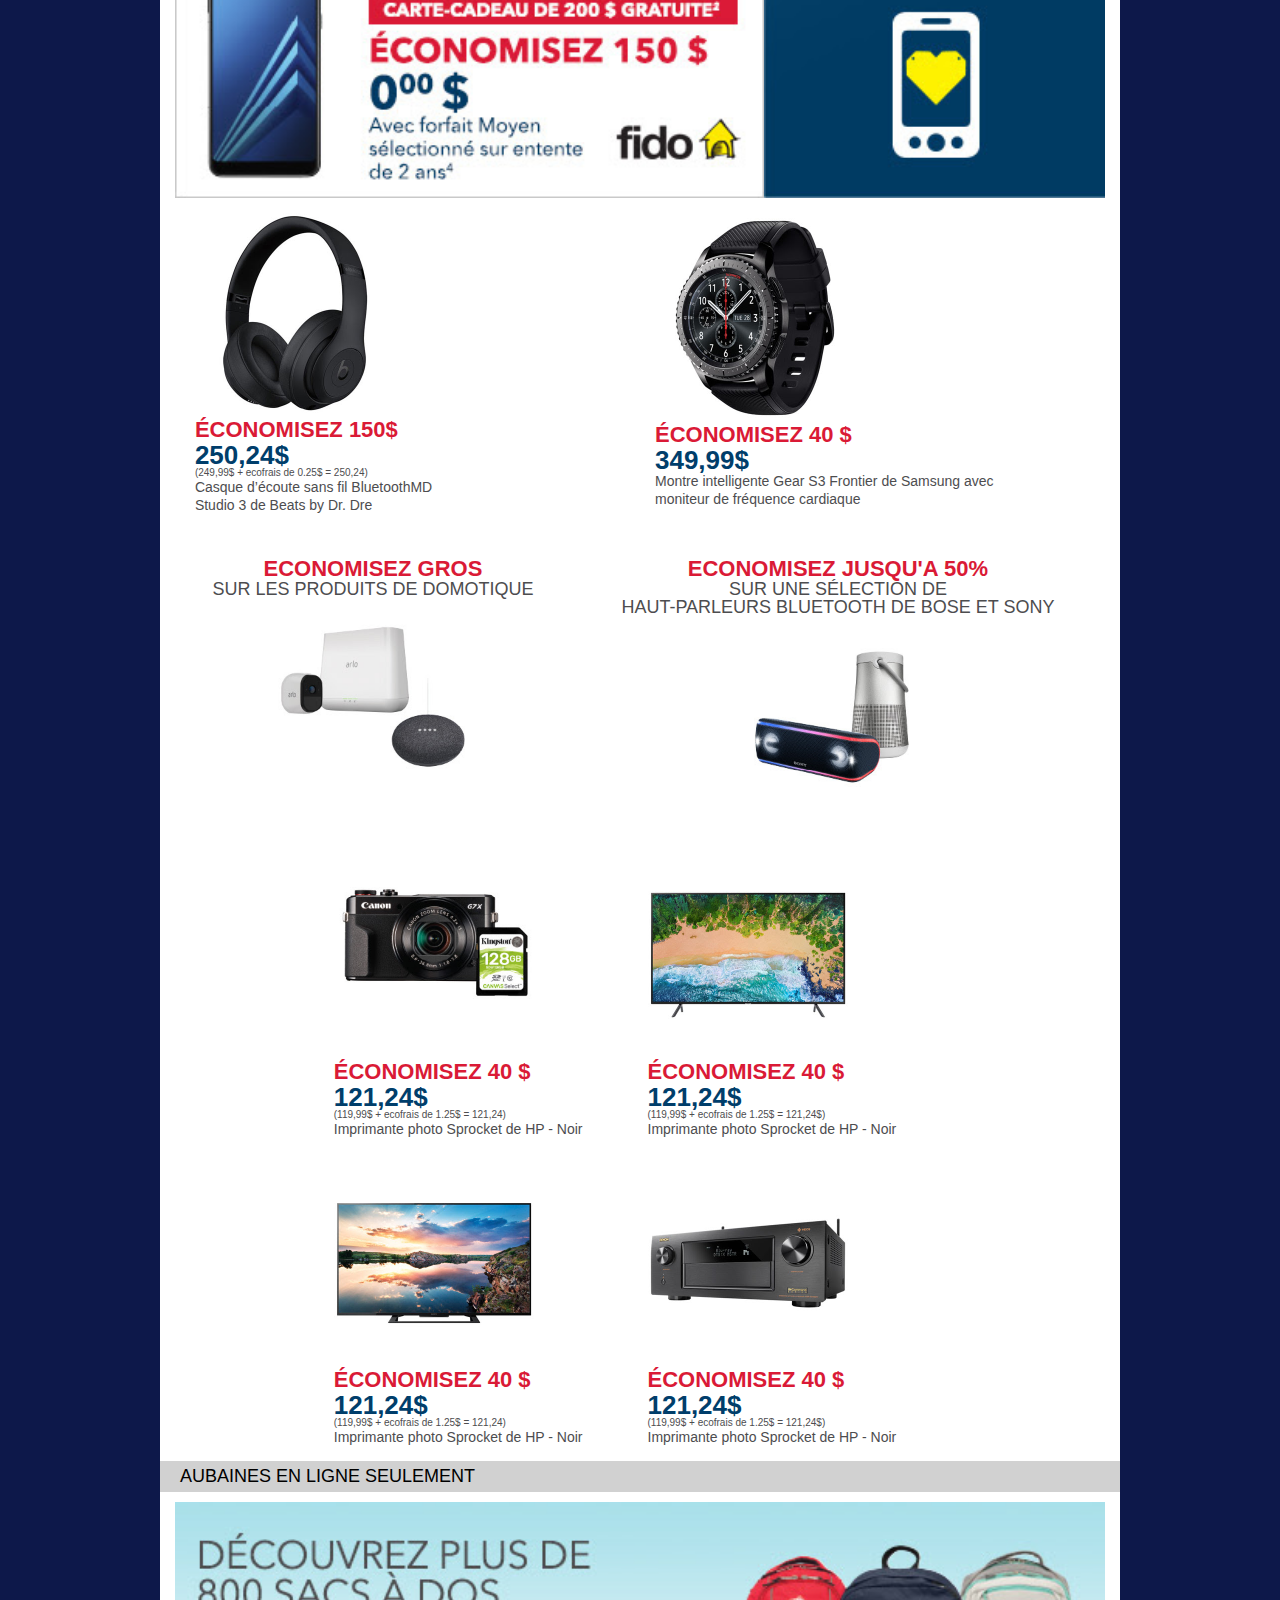
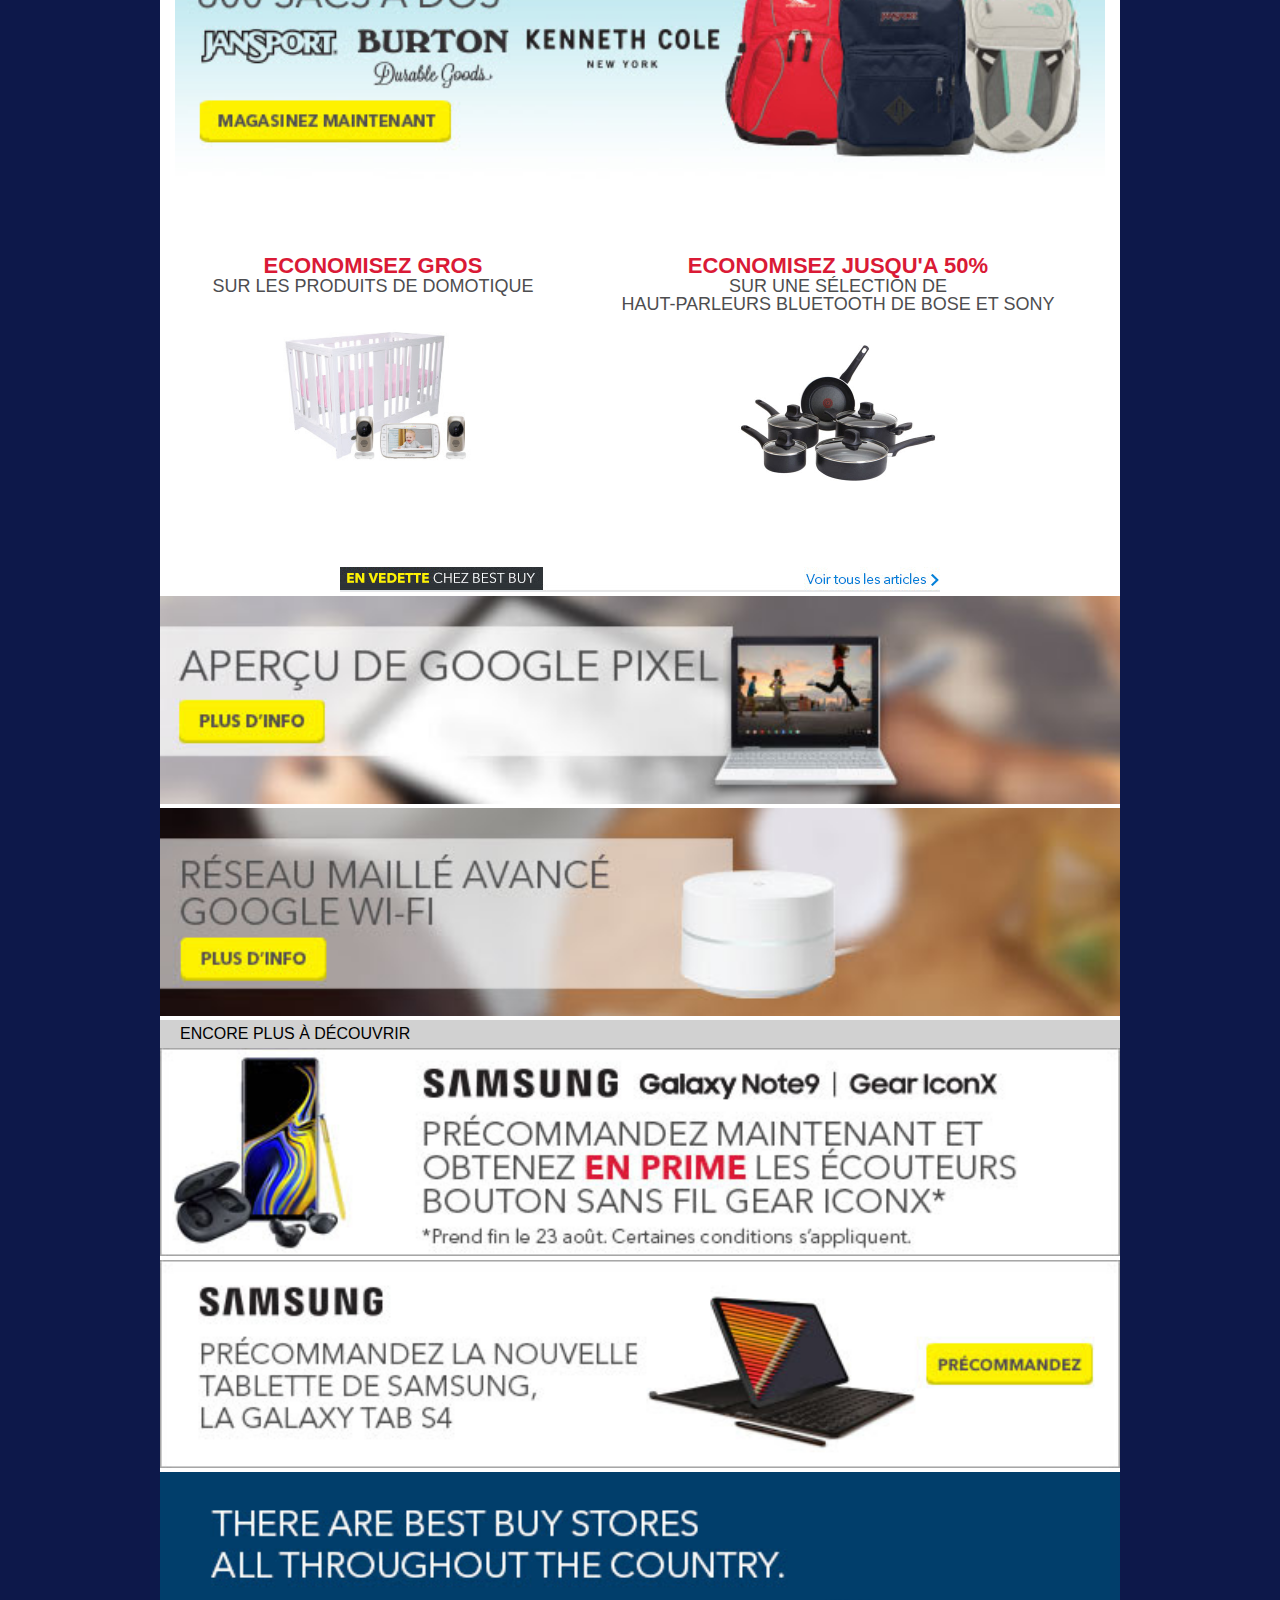
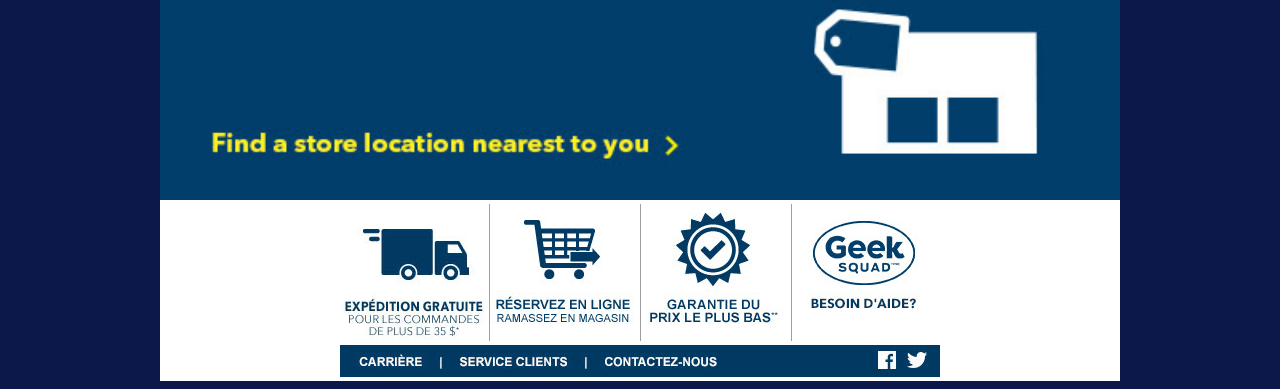
<file: Bestbuy/bestbuy.html>
<!DOCTYPE html>
<html lang="en">
<head>
    <meta charset="UTF-8">
    <meta name="viewport" content="width=device-width, initial-scale=1.0">
    <meta http-equiv="X-UA-Compatible" content="ie=edge">
    <title>Bestbuy Email clone</title>
    <style>
    *{
        text-decoration: none;
     }

     @media only screen and (min-width:960px){
        .container{
          width:960px;
        }
        .hero-section img{
            width: 100%;
        }
        /* img{
            width: 100%;
        } */
        /* .event-banner img{
            width: 100%;

        } */
        /* .Solde-bleu img{
            width: 100%;
        } */
        .bags img,.footer-items img, .social img, .event-banner img, .stores img, .pixel img, .samsung img, .galaxy-tab img, .google-wifi img, .Solde-bleu img{
            width: 100%;
        }

        .Beats{
            padding-left:100px;
        }
        .Watch{
            padding:10px 82px;
        }
        }

        @media only screen and (max-width:960px){
        .container{
          width:600px;
        }
        .hero-section img{
            width: 100%;
        }
        .event-banner img{
            width: 100%;

        }
       
      }

       @media only screen and (max-width:600px){
        .container{
          width:100%;
        }
        .navigation{
            width:100%;
        }
        .navigation a{
            width:100%;
        }
        .logo img{
            width: 77px;
            
        }
        img{
            width: 100%;
        }

        .modem{
            padding: 10px 20px;
            width: 50%; 
        }

        .scanner{
            padding-left:40px;
        }

        .Beats{
            padding-left:15px;
        }
        .Watch{
            padding:10px 15px;
        }
        
       }
    </style>
</head>
<body style="background:#0D184A;">
<table width="100%" border="0" cellspacing="0" cellpadding="0">
    <tr>
        <td>
            <table class="container" width="600" border="0" cellspacing="0" cellpadding="0" style="background: #fff;" align="center">
                <tr>
                    <td align="center" class="logo">
                        <h3 style="font-family:Verdana,Arial,Helvetica,sans-serif;
                        font-size:10px;color:#003b65;border-collapse:collapse">Les jours HP sont EN COURS! Économisez sur les portables, 
                            les imprimantes, les moniteurs et autres produits de HP</h3>
                        <img src="img/Logo.jpg" alt="Logo Bestbuy">
                    </td>
                </tr>

                <tr>
                    <td class="navigation">
                        <table width="100%" border="0" cellspacing="0" cellpadding="0" align="center"
                        style="background:#fff; padding:10px 15px;">
                            <tr>
                                <td>
                                    <a href=""><img src="img/Menu-link-1.jpg" alt=""></a>
                                </td>
                                <td>
                                    <a href=""><img src="img/Menu-link-2.jpg" alt=""></a>
                                </td>
                                <td>
                                    <a href=""><img src="img/Menu-link-3.jpg" alt=""></a>
                                </td>
                                <td>
                                    <a href=""><img src="img/Menu-link-4.jpg" alt=""></a>
                                </td>
                            </tr>
                        </table>

                    </td>
                </tr>

                <tr>
                    <td align="center" class="hero-section">
                        <table  border="0" width="100%" align="center"cellspacing="0" cellpadding="0" style="font-family:'open sans',arial,sans-serif;border-collapse:collapse">
                            <tr>
                                <td>
                                   <a href=""><img src="img/Jours-en-cours.jpg" alt="" style="display: block;"></a>
                                </td>
                            </tr>
                            <tr>
                                <td>
                                   <a href=""><img src="img/Hp-1.jpg" alt="" style="display: block;"></a>
                                </td>
                            </tr>
                            <tr>
                                <td>
                                   <a href=""><img src="img/Hp-2.jpg" alt="" style="display: block;"></a>
                                </td>
                            </tr>

                            <tr>
                                <td>
                                    <table class="hero-section-2" width="100%" border="0" align="center"cellspacing="0" cellpadding="0" style="font-family:'open sans',arial,sans-serif;border-collapse:collapse">
                                        <tr>
                                            <td align="left">
                                               <a href=""><img src="img/Desktop-left.jpg" alt="" style="margin:0 auto;"></a> 
                                            </td>
                                            <td align="right">
                                               <a href=""><img src="img/Desktop-right.jpg" alt="" style="margin:0 auto;"></a> 
                                            </td>
                                        </tr>
                                    </table>
                                </td>

                              
                            </tr>
                        </table>
                        
                    </td>
                </tr>

                <tr>
                    <td>
                            
                        <table border="0" align="center"cellspacing="0" cellpadding="0" 
                        style="font-family:'open sans',arial,sans-serif;border-collapse:collapse">
                            <tr>
                                <td>
                                    <table border="0" align="center"cellspacing="0" cellpadding="0" 
                                        style="font-family:'open sans',arial,sans-serif;border-collapse:collapse">
                                    <tr>
                                        <td align="left" class="scanner" style="padding-left:30px; font-family: 'open sans',arial,sans-serif;">
                                            <div>
                                                <a href=""><img src="img/scanner.jpg" alt="" width="200px;">
                                            </div>
                                            <div style="color:#da1a36;line-height: 26px;font-weight:bold;font-size:22px;font-family: 'open sans',arial,sans-serif;">ÉCONOMISEZ 40 $</div>
                                            <div style="color:#003e6b;line-height: 24px;font-weight: bold;font-size: 26px;">121,24$</div>
                                            <div style="font-size: 10px;color:#4d4d4f;padding-bottom: 0px;padding-top: 0px;">(119,99$ + ecofrais de 1.25$ = 121,24)</div>
                                            <div style="padding-right:50px;line-height:18px;font-size: 14px;color:#4d4d4f;padding-bottom: 5px;">Imprimante photo Sprocket de
                                                HP - Noir</div></a>
                                        </td>

                                        <td align="left" style="padding:10px 15px;" class="modem">
                                            <div>
                                                <a href=""><img src="img/modem.jpg" alt="" width="200px;">
                                            </div>
                                            <div style="color:#da1a36;line-height: 26px;font-weight:bold;font-size:22px;font-family: 'open sans',arial,sans-serif;">ÉCONOMISEZ 40 $</div>
                                            <div style="color:#003e6b;line-height: 24px;font-weight: bold;font-size: 26px;">181,24$</div>
                                            <div style="font-size: 10px;color:#4d4d4f;padding-bottom: 0px;padding-top: 0px;">(119,99$ + ecofrais de 1.25$ = 121,24$)</div>
                                            <div style="padding-right:50px;font-size: 14px;color:#4d4d4f;padding-bottom: 5px;">Imprimante photo Sprocket de
                                                HP - Noir</div></a>
                                        </td>


                                    </tr>

                                    </table>

                                   
                                </td>
                             
                            </tr>
                        </table>
                                
                        
                    </td>
                </tr>

                <tr>
                    <td align="center" class="event-banner">
                       <a href=""><img src="img/event-banner.jpg" alt=""></a>
                    </td>
                </tr>

                <tr>
                    <td>
                        <table width="100%" border="0" cellspacing="0" cellpadding="0" align="center"
                        style="background:#fff; padding:10px 15px;">

                        <tr>
                            <td align="center">
                                <a href=""><div style="color:#da1a36;margin-top:10px;text-align:center;line-height: 22px;font-size:22px;font-weight:bold;font-family:'open sans',arial,sans-serif;">OBTENEZ UN <br>FAUTEUIL GRATUIT</div>
                                <div style="font-size:18px;font-family:'open sans',arial,sans-serif;color:#4d4d4f;line-height:18px;">À L’ACHAT D’UN BUREAU<br> SÉLECTIONNÉ<sup>1</sup></div>
                                <div style="background: #003b64;color:#fff;font-size:12px;line-height: 18px;width:170px;font-family:'open sans',arial,sans-serif;">EN LIGNE SEULEMENT</div>
                                <img src="img/chair.jpg" alt="" width="200"></a>
                            </td>

                            <td align="center" style="padding-left: 15px;">
                                <a href=""><div style="color:#da1a36;margin-top:-35px;text-align:center;line-height: 22px;font-size:22px;font-weight:bold;font-family:'open sans',arial,sans-serif;">EN SOLDE</div>
                                <div style="font-size:18px;font-family:'open sans',arial,sans-serif;color:#4d4d4f;line-height:18px;">GRANDE SÉLECTION DE SOLUTIONS <br> DE STOCKAGE DE SEAGATE</div>
                               <img src="img/hard-disk.jpg" alt="" width="200"></a>
                            </td>
                        </tr>

                        </table>

                        
                    </td>
                </tr>

                <tr>
                    <td>
                        <table class="Solde-bleu"width="100%" border="0" cellspacing="0" cellpadding="0" align="center"
                        style="background:#fff; padding:10px 15px;">

                        <tr>
                            <td>
                                <a href=""> <img src="img/Galaxy-9.jpg" alt="" style="display:block;"></a>
                            </td>
                            <td>
                                <a href=""> <img src="img/Solde-bleu.jpg" alt="" style="display:block;"></a>
                            </td>
                        </tr>
                        <tr>
                            <td>
                                <a href=""><img src="img/Galaxy-A8.jpg" alt="" style="display:block;"></a>
                            </td>
                            <td>
                                <a href=""><img src="img/Solde-bleu-2.jpg" alt="" style="display:block;"></a>
                            </td>
                            </tr>
                        </table>
                        
                    </td>
                </tr>

                <tr>
                        <td>
                                
                            <table border="0" align="center"cellspacing="0" cellpadding="0" 
                            style="font-family:'open sans',arial,sans-serif;border-collapse:collapse">
                                <tr>
                                    <td>
                                        <table border="0" align="center"cellspacing="0" cellpadding="0" 
                                            style="font-family:'open sans',arial,sans-serif;border-collapse:collapse">
                                        <tr>
                                            <td align="left" class="Beats" width="50%"style="padding-left:25px;">
                                                <div >
                                                    <a href=""><img src="img/Beats.jpg" alt="" width="200px;">
                                                </div>
                                                <div style="color:#da1a36;line-height: 26px;font-weight:bold;font-size:22px;font-family: 'open sans',arial,sans-serif;">ÉCONOMISEZ 150$</div>
                                                <div style="color:#003e6b;line-height: 24px;font-weight: bold;font-size: 26px;">250,24$</div>
                                                <div style="font-size: 10px;color:#4d4d4f;padding-bottom: 0px;padding-top: 0px;">(249,99$ + ecofrais de 0.25$ = 250,24)</div>
                                                <div style="padding-right:50px;line-height:18px;font-size: 14px;color:#4d4d4f;padding-bottom: 5px;">Casque d’écoute sans fil BluetoothMD <br>Studio 3 de Beats by Dr. Dre</div></a>
                                            </td>
    
                                            <td align="left" width="50%" class="watch" style="padding:10px 15px;">
                                                <div>
                                                    <a href=""><img src="img/watch.jpg" alt="" width="200px;">
                                                </div>
                                                <div style="color:#da1a36;line-height: 26px;font-weight:bold;font-size:22px;font-family: 'open sans',arial,sans-serif;">ÉCONOMISEZ 40 $</div>
                                                <div style="color:#003e6b;line-height: 24px;font-weight: bold;font-size: 26px;">349,99$</div>
                                                <div style="padding-right:50px;line-height:18px;font-size: 14px;color:#4d4d4f;padding-bottom: 5px;">Montre intelligente Gear S3 Frontier de Samsung avec moniteur de fréquence cardiaque</div></a>
                                            </td>
    
    
                                        </tr>
    
                                        </table>
    
                                       
                                    </td>
                                 
                                </tr>
                            </table>
                                    
                            
                        </td>
                </tr>

                <tr>
                        <td>
                            <table width="100%" border="0" cellspacing="0" cellpadding="0" align="center"
                            style="background:#fff; padding:25px 15px;">
    
                            <tr>
                                <td align="center">
                                    <a href=""><div style="color:#da1a36;margin-top: -8px;text-align:center;line-height: 22px;font-size:22px;font-weight:bold;font-family:'open sans',arial,sans-serif;">ECONOMISEZ GROS</div>
                                    <div style="font-size:18px;font-family:'open sans',arial,sans-serif;color:#4d4d4f;line-height:18px;">SUR LES PRODUITS DE DOMOTIQUE</div>
                                    <img src="img/Google-home.jpg" alt="" width="200"></a>
                                </td>
    
                                <td align="center">
                                    <a href=""><div style="color:#da1a36;margin-top: 10px;text-align:center;line-height: 22px;font-size:22px;font-weight:bold;font-family:'open sans',arial,sans-serif;">ECONOMISEZ JUSQU'A 50%</div>
                                    <div style="font-size:18px;font-family:'open sans',arial,sans-serif;color:#4d4d4f;line-height:18px;text-transform: uppercase;">sur une sélection de <br> haut-parleurs Bluetooth de Bose et Sony</div>
                                    <img src="img/Bose-Sony.jpg" alt="" width="200"></a>
                                </td>
                            </tr>
    
                            </table>
    
                            
                        </td>
                </tr>

                <tr>
                        <td>
                                
                            <table border="0" align="center"cellspacing="0" cellpadding="0" 
                            style="font-family:'open sans',arial,sans-serif;border-collapse:collapse">
                                <tr>
                                    <td>
                                        <table border="0" align="center"cellspacing="0" cellpadding="0" 
                                            style="font-family:'open sans',arial,sans-serif;border-collapse:collapse">
                                        <tr>
                                            <td align="left" style="padding-left:15px;">
                                                <div>
                                                <a href=""><img src="img/camera.jpg" alt="" width="200px;">
                                                </div>
                                                <div style="color:#da1a36;line-height: 26px;font-weight:bold;font-size:22px;font-family: 'open sans',arial,sans-serif;">ÉCONOMISEZ 40 $</div>
                                                <div style="color:#003e6b;line-height: 24px;font-weight: bold;font-size: 26px;">121,24$</div>
                                                <div style="font-size: 10px;color:#4d4d4f;padding-bottom: 0px;padding-top: 0px;">(119,99$ + ecofrais de 1.25$ = 121,24)</div>
                                                <div style="padding-right:50px;line-height:18px;font-size: 14px;color:#4d4d4f;padding-bottom: 5px;">Imprimante photo Sprocket de
                                                    HP - Noir</div></a>
                                            </td>
    
                                            <td align="left" style="padding:10px 15px;">
                                                <div>
                                                   <a href=""><img src="img/tv.jpg" alt="" width="200px;">
                                                </div>
                                                <div style="color:#da1a36;line-height: 26px;font-weight:bold;font-size:22px;font-family: 'open sans',arial,sans-serif;">ÉCONOMISEZ 40 $</div>
                                                <div style="color:#003e6b;line-height: 24px;font-weight: bold;font-size: 26px;">121,24$</div>
                                                <div style="font-size: 10px;color:#4d4d4f;padding-bottom: 0px;padding-top: 0px;">(119,99$ + ecofrais de 1.25$ = 121,24$)</div>
                                                <div style="padding-right:50px;line-height:18px;font-size: 14px;color:#4d4d4f;padding-bottom: 5px;">Imprimante photo Sprocket de
                                                    HP - Noir</div></a>
                                            </td>
    
    
                                        </tr>
    
                                        </table>
    
                                       
                                    </td>
                                 
                                </tr>
                            </table>
                                    
                            
                        </td>
                </tr>

                <tr>
                        <td>
                                
                            <table border="0" align="center"cellspacing="0" cellpadding="0" 
                            style="font-family:'open sans',arial,sans-serif;border-collapse:collapse">
                                <tr>
                                    <td>
                                        <table border="0" align="center"cellspacing="0" cellpadding="0" 
                                            style="font-family:'open sans',arial,sans-serif;border-collapse:collapse">
                                        <tr>
                                            <td align="left" style="padding-left:15px;">
                                                <div >
                                                   <a href=""><img src="img/tv-2.jpg" alt="" width="200px;">
                                                </div>
                                                <div style="color:#da1a36;line-height: 26px;font-weight:bold;font-size:22px;font-family: 'open sans',arial,sans-serif;">ÉCONOMISEZ 40 $</div>
                                                <div style="color:#003e6b;line-height: 24px;font-weight: bold;font-size: 26px;">121,24$</div>
                                                <div style="font-size: 10px;color:#4d4d4f;padding-bottom: 0px;padding-top: 0px;">(119,99$ + ecofrais de 1.25$ = 121,24)</div>
                                                <div style="padding-right:50px;line-height:18px;font-size: 14px;color:#4d4d4f;padding-bottom: 5px;">Imprimante photo Sprocket de
                                                    HP - Noir</div></a>
                                            </td>
    
                                            <td align="left" style="padding:10px 15px;">
                                                <div>
                                                   <a href=""><img src="img/radio.jpg" alt="" width="200px;">
                                                </div>
                                                <div style="color:#da1a36;line-height: 26px;font-weight:bold;font-size:22px;font-family: 'open sans',arial,sans-serif;">ÉCONOMISEZ 40 $</div>
                                                <div style="color:#003e6b;line-height: 24px;font-weight: bold;font-size: 26px;">121,24$</div>
                                                <div style="font-size: 10px;color:#4d4d4f;padding-bottom: 0px;padding-top: 0px;">(119,99$ + ecofrais de 1.25$ = 121,24$)</div>
                                                <div style="padding-right:50px;line-height:18px;font-size: 14px;color:#4d4d4f;padding-bottom: 5px;">Imprimante photo Sprocket de
                                                    HP - Noir</div></a>
                                            </td>
    
    
                                        </tr>
    
                                        </table>
    
                                       
                                    </td>
                                 
                                </tr>
                            </table>
                                    
                            
                        </td>
                </tr>
<!--
                <tr>
                        <td>
                            <table width="100%" border="0" cellspacing="0" cellpadding="0" align="center"
                            style="background:#fff; padding:50px 15px;">
    
                            <tr>
                                <td align="center">
                                    <a href=""> <div style="color:#da1a36;margin-top: 10px;text-align:center;line-height: 22px;font-size:22px;font-weight:bold;font-family:'open sans',arial,sans-serif;">ECONOMISEZ GROS</div>
                                    <div style="font-size:18px;font-family:'open sans',arial,sans-serif;color:#4d4d4f;line-height:18px;">SUR LES PRODUITS DE DOMOTIQUE</div>
                                    <img src="img/playstation.jpg" alt="" width="200"></a>
                                </td>
    
                                <td align="center">
                                    <a href=""> <div style="color:#da1a36;margin-top: 10px;text-align:center;line-height: 22px;font-size:22px;font-weight:bold;font-family:'open sans',arial,sans-serif;">ECONOMISEZ JUSQU'A 50%</div>
                                    <div style="font-size:18px;font-family:'open sans',arial,sans-serif;color:#4d4d4f;line-height:18px;text-transform: uppercase;">sur une sélection de <br> haut-parleurs Bluetooth de Bose et Sony</div>
                                    <img src="img/fridge.jpg" alt="" width="200"></a>
                                </td>
                            </tr>
    
                            </table>
    
                            
                        </td>
                </tr>

                <tr>
                        <td>
                            <table width="100%" border="0" cellspacing="0" cellpadding="0" align="center"
                            style="background:#fff; padding:50px 15px;">
    
                            <tr>
                                <td align="center">
                                    <a href=""> <div style="color:#da1a36;margin-top: 10px;text-align:center;line-height: 22px;font-size:22px;font-weight:bold;font-family:'open sans',arial,sans-serif;">ECONOMISEZ GROS</div>
                                    <div style="font-size:18px;font-family:'open sans',arial,sans-serif;color:#4d4d4f;line-height:18px;">SUR LES PRODUITS DE DOMOTIQUE</div>
                                    <img src="img/fridge-2.jpg" alt="" width="200"></a>
                                </td>
    
                                <td align="left">
                                    <a href=""><img src="img/washers.jpg" alt="" width="200">
                                    <div style="color:#da1a36;margin-top: 10px;text-align:left;line-height: 22px;font-size:22px;font-weight:bold;font-family:'open sans',arial,sans-serif;">ECONOMISEZ 350%</div>
                                    <div style="color:#003e6b;line-height: 24px;font-weight: bold;font-size: 26px;">1699,98 $ LE DUO</div>
                                    <div style="font-size:18px;font-family:'open sans',arial,sans-serif;color:#4d4d4f;line-height:18px;">Laveuse à haute efficacité 5,2 pi3 et <br> sécheuse électrique 7,5 pi3 de <br> Samsung</div></a>
                                    
                                </td>
                            </tr>
    
                            </table>
    
                            
                        </td>
                </tr>

                <tr>
                        <td>
                            <table width="100%" border="0" cellspacing="0" cellpadding="0" align="center"
                            style="background:#fff; padding:50px 15px;">
    
                            <tr>
                                <td align="center">
                                    <a href=""><div style="color:#da1a36;margin-top: 10px;text-align:center;line-height: 22px;font-size:22px;font-weight:bold;font-family:'open sans',arial,sans-serif;">ECONOMISEZ GROS</div>
                                    <div style="font-size:18px;font-family:'open sans',arial,sans-serif;color:#4d4d4f;line-height:18px;">SUR LES PRODUITS DE DOMOTIQUE</div>
                                     <img src="img/cleaners.jpg" alt="" width="200"></a>
                                </td>
    
                                <td align="left">
                                   <a href=""><img src="img/coffee-machine.jpg" alt="" width="200">
                                    <div style="color:#da1a36;margin-top: 10px;line-height: 22px;font-size:22px;font-weight:bold;font-family:'open sans',arial,sans-serif;">ECONOMISEZ 350%</div>
                                    <div style="color:#003e6b;line-height: 24px;font-weight: bold;font-size: 26px;font-family: 'open sans',arial,sans-serif;">1699,98 $ <span style="font-size:10px;">LE DUO</span></div>
                                    <div style="font-size:18px;font-family:'open sans',arial,sans-serif;color:#4d4d4f;line-height:18px;">Laveuse à haute efficacité 5,2 pi3 et <br> sécheuse électrique 7,5 pi3 de<br> Samsung</div></a>
                                    
                                </td>
                            </tr>
    
                            </table>
    
                            
                        </td>
                </tr>
-->
                <tr>
                    <td align="left" style=" width:80%;background: #d1d1d1;padding:5px 20px;font-size:18px;font-family: 'Open Sans',Arial,Helvetica,sans-serif;"><span >AUBAINES EN LIGNE SEULEMENT</span></td>
                </tr>

                <tr>
                    <td align="center" class="bags" style="padding:10px 15px;">
                       <a href=""><img src="img/bags.jpg" alt=""></a>
                    </td>
                </tr>

                <tr>
                        <td>
                            <table width="100%" border="0" cellspacing="0" cellpadding="0" align="center"
                            style="background:#fff; padding:50px 15px;">
    
                            <tr>
                                <td align="center">
                                    <a href=""><div style="color:#da1a36;margin-top: -8px;text-align:center;line-height: 22px;font-size:22px;font-weight:bold;font-family:'open sans',arial,sans-serif;">ECONOMISEZ GROS</div>
                                    <div style="font-size:18px;font-family:'open sans',arial,sans-serif;color:#4d4d4f;line-height:18px;">SUR LES PRODUITS DE DOMOTIQUE</div>
                                    <img src="img/baby-bed.jpg" alt="" width="200"></a> 
                                </td>
    
                                <td align="center">
                                    <a href=""> <div style="color:#da1a36;margin-top: 10px;line-height: 22px;font-size:22px;font-weight:bold;font-family:'open sans',arial,sans-serif;">ECONOMISEZ JUSQU'A 50%</div>
                                    <div style="font-size:18px;font-family:'open sans',arial,sans-serif;color:#4d4d4f;line-height:18px; text-transform: uppercase;">sur une sélection de <br> haut-parleurs Bluetooth de Bose et Sony</div>
                                    <img src="img/dishes.jpg" alt="" width="200"></a>
                                </td>
                            </tr>
    
                            </table>
    
                            
                        </td>
                </tr>

                <tr>
                    <td align="center">
                      <a href=""><img src="img/vedette.jpg" alt=""> </a> 
                    </td>
                </tr>

                <tr>
                    <td align="center" class="pixel">
                       <a href=""><img src="img/pixel.jpg" alt=""></a>    
                    </td>
                </tr>

                <tr>
                    <td align="center" class="google-wifi">
                    <a href=""><img src="img/google-wifi.jpg" alt=""></a>    
                    </td>
                </tr>

                <tr>
                    <td style="background: #d1d1d1;padding:5px 20px; font-family: sans-serif;">ENCORE PLUS À DÉCOUVRIR</td>
                </tr>

                <tr>
                    <td align="center" class="samsung">
                       <a href=""><img src="img/samsung.jpg" alt=""></a>    
                    </td>
                </tr>

                <tr>
                    <td align="center" class="galaxy-tab">
                       <a href=""> <img src="img/galaxy-tab.jpg" alt=""></a>    
                    </td>
                </tr>

                <tr>
                    <td align="center" class="stores">
                       <a href=""> <img src="img/stores.jpg" alt=""></a>   
                    </td>
                </tr>

                <tr>
                    <td>
                        <table border="0" class="footer-items" align="center"cellspacing="0" cellpadding="0" 
                        style="font-family:'open sans',arial,sans-serif;border-collapse:collapse">
                        <tr>
                            <td>
                               <a href=""><img src="img/footer-1.jpg" alt=""></a>
                            </td>
                            <td>
                               <a href=""><img src="img/footer-2.jpg" alt=""></a>
                            </td>

                            <td>
                               <a href=""><img src="img/footer-3.jpg" alt=""></a>
                            </td>

                            <td>
                               <a href=""><img src="img/footer-4.jpg" alt=""></a>
                            </td>
                        </tr>

                        </table>
                    </td>
                </tr>

                <tr>
                        <td width="100%" >
                            <table  border="0"  align="center"cellspacing="0" cellpadding="0" 
                            style="font-family:'open sans',arial,sans-serif;border-collapse:collapse">
                            <tr >
                                <td >
                                   <a href=""><img src="img/footer-link-1.jpg" alt=""></a>
                                </td>
                                <td >
                                    <a href=""><img src="img/footer-link-2.jpg" alt=""></a>
                                </td>
    
                                <td >
                                    <a href=""><img src="img/footer-link-3.jpg" alt=""></a>
                                </td>
                                <td align="right">
                                    <a href=""><img src="img/fb.jpg" alt=""></a>
                                </td>

                                <td align="right">
                                   <a href=""><img src="img/twitter.jpg" alt=""></a>
                                </td>
                            </tr>
    
                            </table>
                        </td>
                </tr>
            </table>

        </td>
    </tr>
</table>
    
</body>
</html>
</file>
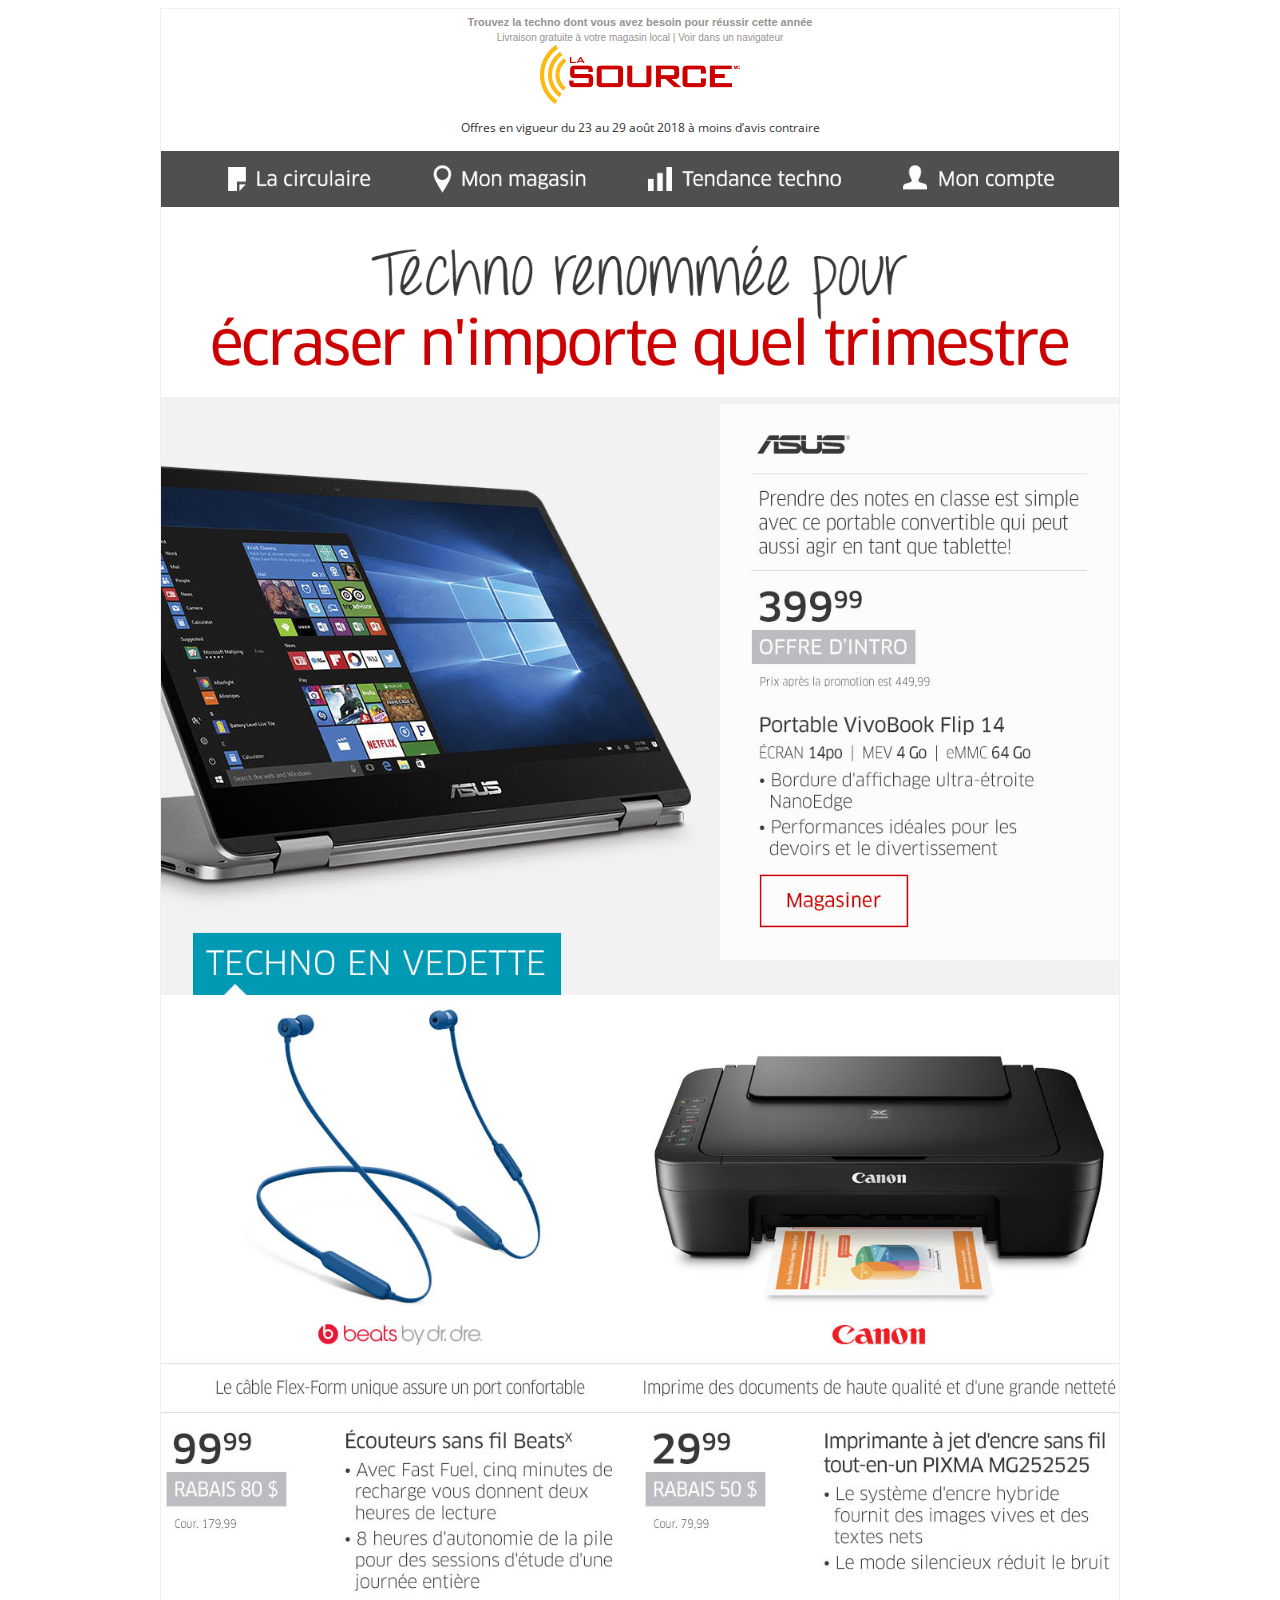
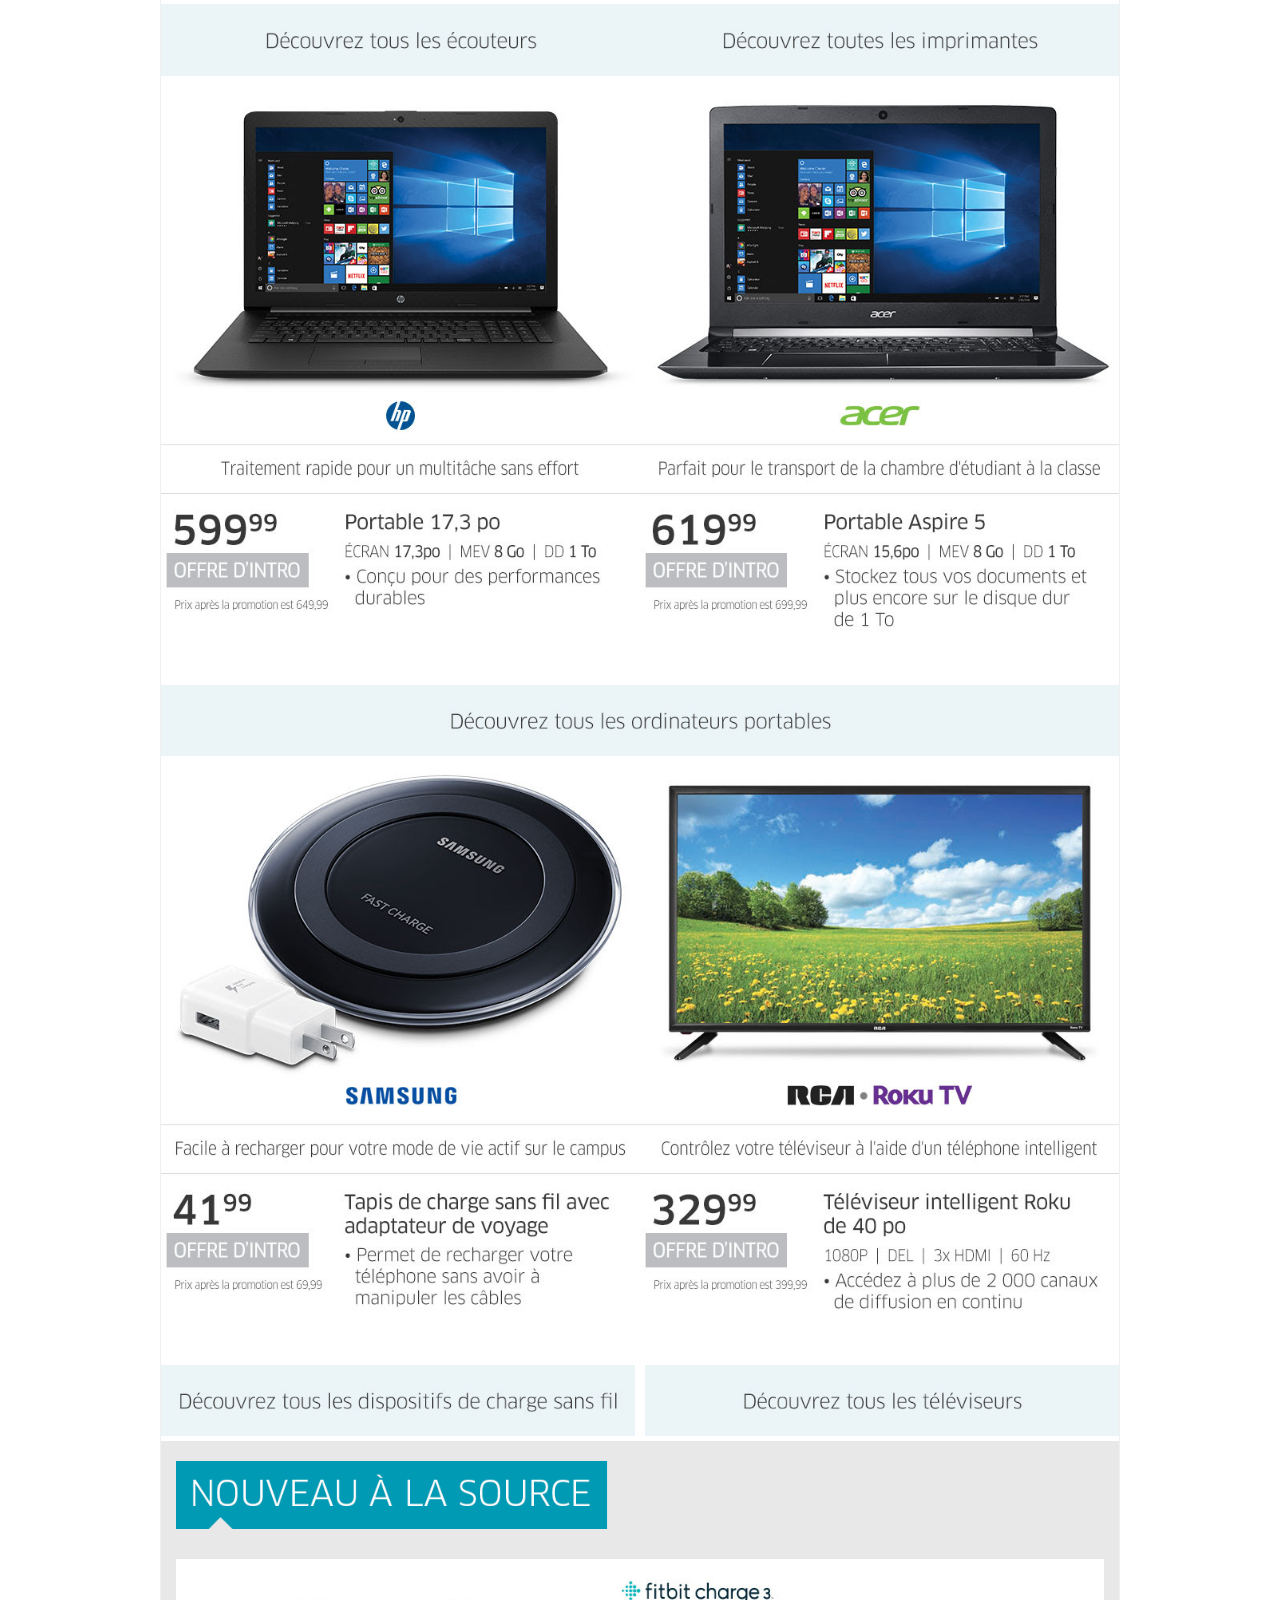
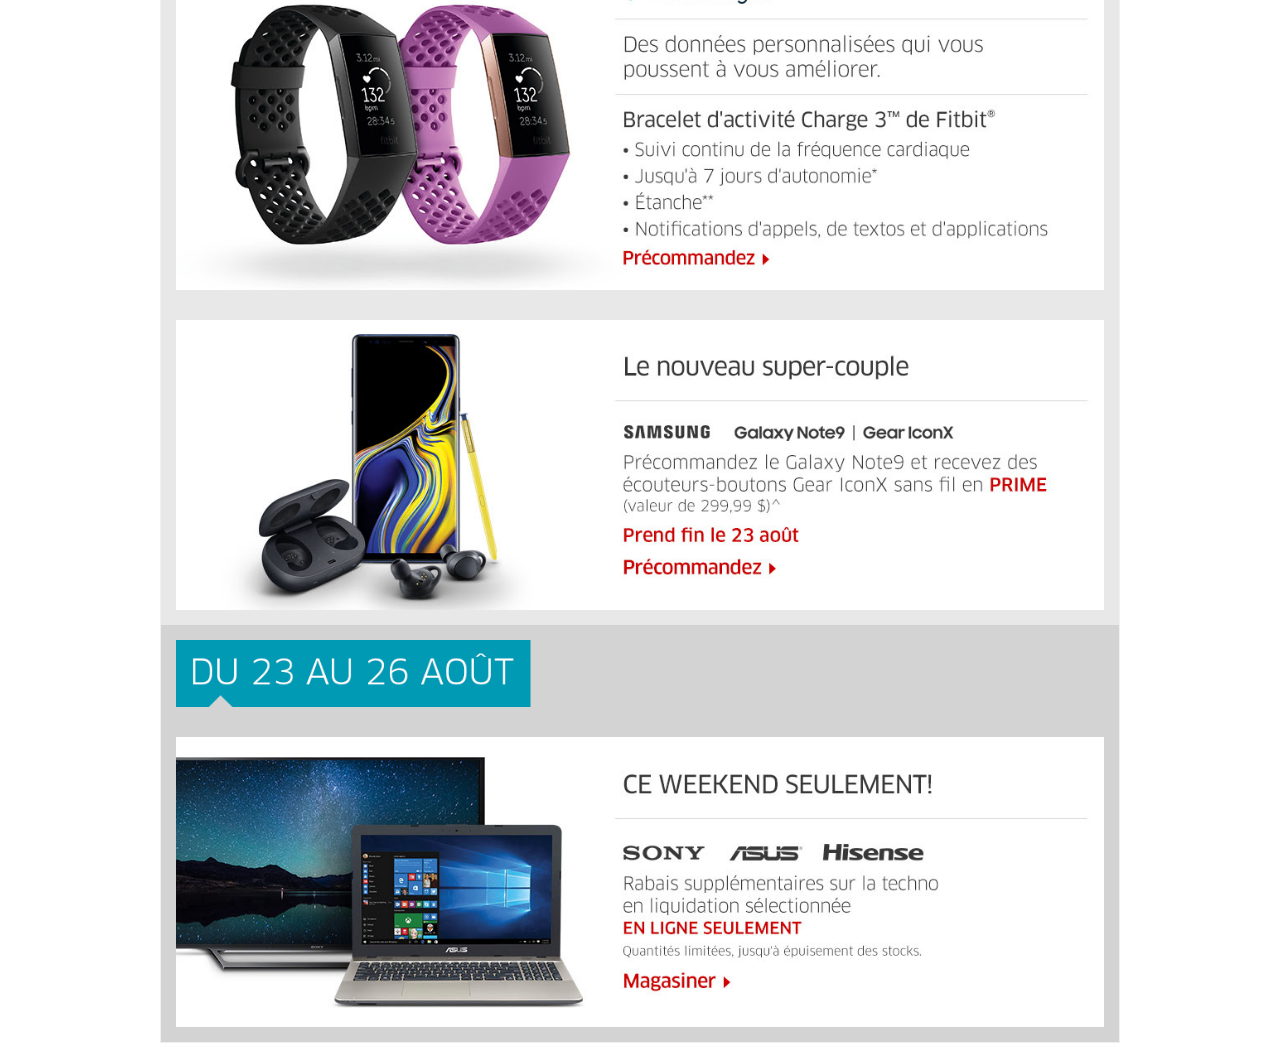
<file: Source/source.html>
<!DOCTYPE html>
<html lang="en">
<head>
    <meta charset="UTF-8">
    <meta name="viewport" content="width=device-width, initial-scale=1.0">
    <meta http-equiv="X-UA-Compatible" content="ie=edge">
    <link href="https://fonts.googleapis.com/css?family=Open+Sans:300,400,600,700,800" rel="stylesheet">
    <title>La Source</title>
    <style>
    @media only screen and (min-width:960px){
        .container{
          width:960px;
        }

        .navigation{
            width:100%;
            
        }
        .navigation a{
            width:100%;
            padding:0;
        }

        .navigation img{
            width: 100%;
        }
        }

        @media only screen and (max-width:960px){
        .container{
          width:600px;
        }
      }

       @media only screen and (max-width:600px){
        .container{
          width:100%;
        }
        .navigation{
            width:100%;
            
        }
        .navigation a{
            width:100%;
            padding:0;
        }
        .logo img{
            width: 200px;
            padding:0;
        }
        .techno-banner{
            width: 100%;

        }
        .asus{
            width:100%;
        }
        .beats-canon{
            width: 100%;
        }

        img{
            width: 100%;
        }
        
       }
    </style>
</head>
<body>
    <table width="100%" border="0" cellspacing="0" cellpadding="0" style="font-family: 
    'Open Sans','Helvetica Neue','Helvetica',Arial,'Lucida Grande', sans-serif;color:white;">
        <tr>
            <td>
                <table class="container" width="600"; border="0" align="center" cellspacing="0" cellpadding="0" style="font-family: 
                    'Open Sans','Helvetica Neue','Helvetica',Arial,'Lucida Grande', sans-serif;color:white; border:1px solid #F0F0F0;">
                    <tr>
                        <td>
                            <table width="100%" border="0" cellspacing="0" cellpadding="0" style="font-family: 
                            'Open Sans','Helvetica Neue','Helvetica',Arial,'Lucida Grande', sans-serif;color:#333;">
                                <tr>
                                    <td align="center" style="font-size:11px;font-family: Arial,Helvetica,sans-serif;font-weight:600;color: #989291;padding: 7px 20px 2px 20px;">
                                       Trouvez la techno dont vous avez besoin pour réussir cette année
                                    </td>
                                </tr>
                                <tr>
                                    <td align="center" style="font-size:10px;font-family: Arial,Helvetica,sans-serif;color:#989291;padding:2px 20px;">
                                       Livraison gratuite à votre magasin local   |   Voir dans un navigateur        
                                    </td>
                                </tr>
                                <tr>
                                    <td align="center" class="logo">
                                        <img src="img/Logo.png" alt="" width="200" height="59">
                                    </td>
                                </tr>
                                <tr>
                                    <td align="center" style="font-size:12px;padding: 10px 20px 15px 20px;">  
                                        Offres en vigueur du 23 au 29 août 2018 à moins d’avis contraire
                                    </td>
                                </tr>

                            </table>

                        </td>
                    </tr>

                    <tr>
                        <td  class="navigation" >
                            <table border="0" align="center" cellspacing="0" cellpadding="0" style="font-family: 
                                'Open Sans','Helvetica Neue','Helvetica',Arial,'Lucida Grande', sans-serif;color:white;">
                                <tr>
                                    <td align="center" style="width:150;">
                                       <a href=""> <img src="img/Link-1.jpg" alt="" width="150"></a>
                                    </td>
                                    <td align="center">
                                        <a href=""> <img src="img/Link-2.jpg" alt="" width="150"></a>
                                    </td>
                                    <td align="center">
                                        <a href=""> <img src="img/Link-3.jpg" alt="" width="150"></a>
                                    </td>
                                    <td align="center">
                                        <a href=""> <img src="img/Link-4.jpg" alt="" width="150"></a>
                                    </td>
                                </tr>
                            </table>
                        </td>
                    </tr>

                    <tr>
                        <td>
                            <table class="techno-banner" border="0" align="center" cellspacing="0" cellpadding="0" style="font-family: 
                                'Open Sans','Helvetica Neue','Helvetica',Arial,'Lucida Grande', sans-serif;color:white;">
                                <tr>
                                    <td style="padding:20px 0 0 0;">
                                       <a href=""> <img src="img/Techno-banner.png" alt="" width="100%"></a>
                                    </td>
                                </tr>
                            </table>
                        </td>
                    </tr>

                    <tr>
                        <td>
                            <table class="asus" border="0" align="center" cellspacing="0" cellpadding="0" style="font-family: 
                                'Open Sans','Helvetica Neue','Helvetica',Arial,'Lucida Grande', sans-serif;color:white;">
                                <tr>
                                    <td>
                                    <a href=""><img src="img/Asus.jpg" alt="" width="100%"></a> 
                                    </td>
                                </tr>
                            </table>
                        </td>
                    </tr>

                    <tr>
                        <td>
                            <table class="beats-canon" border="0" align="center" cellspacing="0" cellpadding="0" style="font-family: 
                                'Open Sans','Helvetica Neue','Helvetica',Arial,'Lucida Grande', sans-serif;color:white;">
                                <tr>
                                    <td>
                                        <a href=""> <img src="img/beats.jpg" alt="" width="100%"></a>
                                    </td>
                                    <td>
                                        <a href=""> <img src="img/canon.jpg" alt="" width="100%"></a>
                                    </td>
                                </tr>
                            </table>
                        </td>
                    </tr>

                    <tr>
                        <td>
                            <table border="0" align="center" cellspacing="0" cellpadding="0" style="font-family: 
                                'Open Sans','Helvetica Neue','Helvetica',Arial,'Lucida Grande', sans-serif;color:white;">
                                <tr>
                                    <td>
                                       <a href=""> <img src="img/decouvre-beats.jpg" alt="" width="100%"></a>
                                    </td>
                                    <td>
                                        <a href=""> <img src="img/decouvre-print.jpg" alt="" width="100%"></a>
                                    </td>
                                </tr>
                            </table>
                        </td>
                    </tr>

                    <tr>
                        <td>
                            <table border="0" align="center" cellspacing="0" cellpadding="0" style="font-family: 
                                'Open Sans','Helvetica Neue','Helvetica',Arial,'Lucida Grande', sans-serif;color:white;">
                                <tr>
                                    <td>
                                        <a href=""> <img src="img/hp.jpg" alt="" width="100%"></a>
                                    </td>

                                    <td>     
                                        <a href=""><img src="img/acer.jpg" alt="" width="100%"></a>
                                    </td>
                                </tr>
                            </table>
                        </td>
                    </tr>

                    <tr>
                        <td>
                            <table border="0" align="center" cellspacing="0" cellpadding="0" style="font-family: 
                                'Open Sans','Helvetica Neue','Helvetica',Arial,'Lucida Grande', sans-serif;color:white;">
                                <tr>
                                    <td>
                                        <a href=""> <img src="img/decouvre-ordi.jpg" alt="" width="100%"></a>
                                    </td>
                                </tr>
                            </table>
                        </td>
                    </tr>

                    <tr>
                        <td>
                            <table border="0" align="center" cellspacing="0" cellpadding="0" style="font-family: 
                                'Open Sans','Helvetica Neue','Helvetica',Arial,'Lucida Grande', sans-serif;color:white;">
                                <tr>
                                    <td>
                                        <a href=""> <img src="img/samsung.jpg" alt="" width="100%"></a>
                                    </td>

                                    <td>
                                        <a href=""> <img src="img/roku.jpg" alt="" width="100%"></a>
                                    </td>
                                </tr>
                            </table>
                        </td>
                    </tr>

                    <tr>
                        <td>
                            <table border="0" align="center" cellspacing="0" cellpadding="0" style="font-family: 
                                'Open Sans','Helvetica Neue','Helvetica',Arial,'Lucida Grande', sans-serif;color:white;">
                                <tr>
                                    <td style="padding-right:5px;">
                                        <a href=""> <img src="img/decouvre-wifi.jpg" alt="" width="100%"></a>
                                    </td>
                                    <td style="padding-left:5px;">
                                        <a href=""> <img src="img/decouvre-tv.jpg" alt="" width="100%"></a>
                                    </td>
                                </tr>
                            </table>
                        </td>
                    </tr>

                    <tr >
                        <td>
                            <table border="0" align="center" cellspacing="0" cellpadding="0" style="font-family: 
                                'Open Sans','Helvetica Neue','Helvetica',Arial,'Lucida Grande', sans-serif;color:white;padding:20px 0 10px 15px;background:#E8E8E8;">
                                <tr>
                                    <td>
                                        <a href=""><img src="img/nouveau.png" alt="" width="100%"></a>
                                    </td>
                                </tr>
                            </table>
                        </td>
                    </tr>

                    <tr>
                        <td >
                            <table border="0" align="center" cellspacing="0" cellpadding="0" style="font-family: 
                                'Open Sans','Helvetica Neue','Helvetica',Arial,'Lucida Grande', sans-serif;color:white;background:#E8E8E8; padding:15px 15px 10px 15px;">
                                <tr>
                                    <td>
                                        <a href=""><img src="img/fitbit.jpg" alt="" width="100%"></a>
                                    </td>
                                </tr>
                            </table>
                        </td>
                    </tr>
                   
                    <tr>
                        <td>
                            <table border="0" align="center" cellspacing="0" cellpadding="0" style="font-family: 
                                'Open Sans','Helvetica Neue','Helvetica',Arial,'Lucida Grande', sans-serif;color:white; background:#E8E8E8;padding:15px 15px 10px 15px;">
                                <tr>
                                    <td>  
                                        <a href=""><img src="img/samsung-phone.jpg" alt="" width="100%"></a>       
                                    </td>
                                </tr>
                            </table>
                        </td>
                    </tr>

                    <tr>
                        <td>
                            <table border="0" align="center" cellspacing="0" cellpadding="0" style="font-family: 
                                'Open Sans','Helvetica Neue','Helvetica',Arial,'Lucida Grande', sans-serif;color:white;background:#D3D3D3; padding:15px 0 10px 15px;">
                                <tr>
                                    <td>
                                        <a href=""> <img src="img/dates.png" alt="" width="100%"></a>
                                    </td>
                                </tr>
                            </table>
                        </td>
                    </tr>

                    <tr>
                        <td>
                            <table border="0" align="center" cellspacing="0" cellpadding="0" style="font-family: 
                                'Open Sans','Helvetica Neue','Helvetica',Arial,'Lucida Grande', sans-serif;color:white;background:#D3D3D3; padding:15px 15px 10px 15px;">
                                <tr>
                                    <td>
                                        <a href=""><img src="img/weekend.jpg" alt="" width="100%"></a>
                                    </td>
                                </tr>
                            </table>
                        </td>
                    </tr>
                </table>
            </td>
        </tr>
    </table>

    
</body>
</html>
</file>
